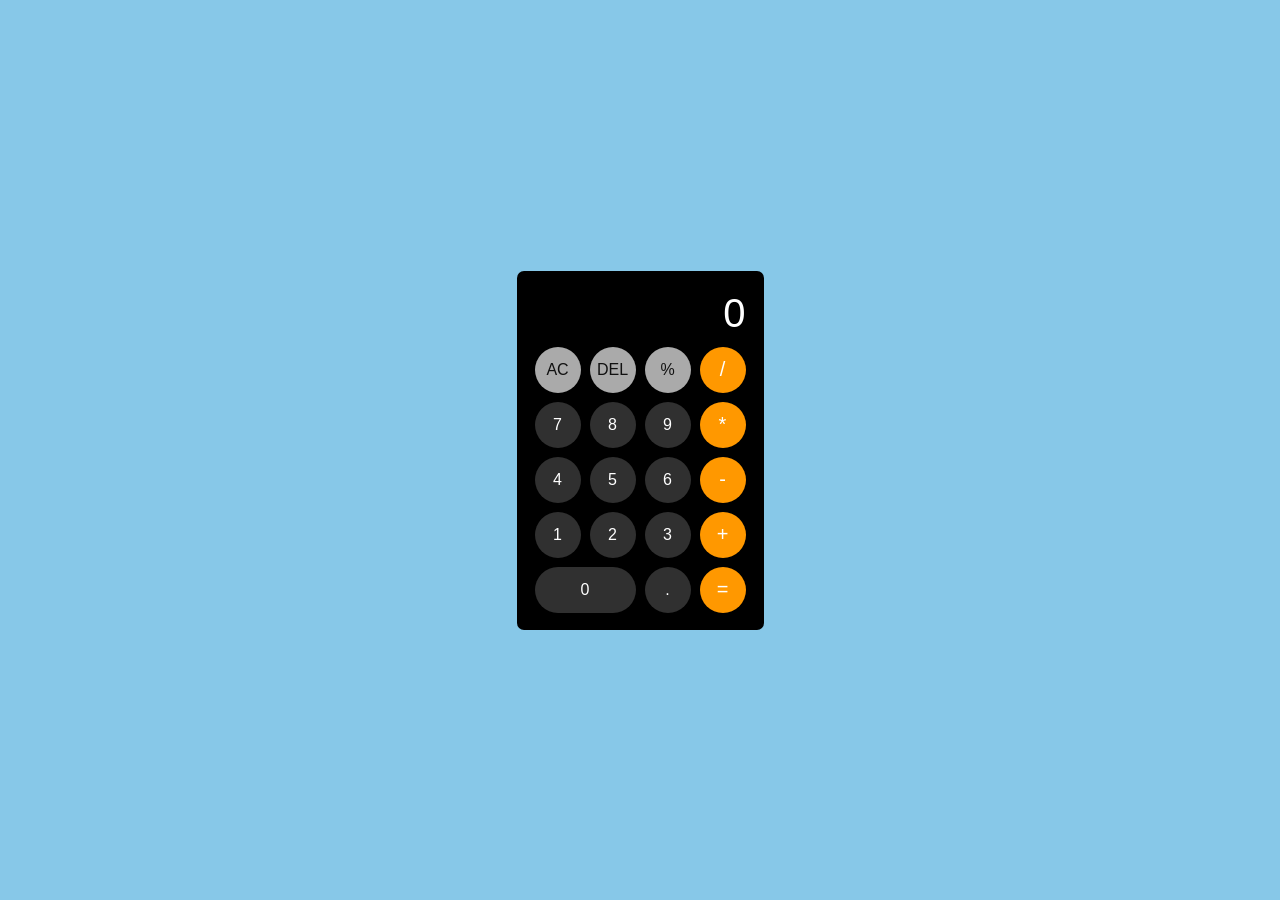
<file: calculator/index.html>
<!DOCTYPE html>
<html lang="en">
<head>
  <meta charset="UTF-8">
  <meta name="viewport" content="width=device-width, initial-scale=1.0">
  <title>My Calculator</title>

  <link rel="stylesheet" href="style.css">
  <script src="script.js" defer></script>
</head>
<body>

  <main class="calculator">
    <input id="display" type="text" value="0" readonly
           aria-label="Calculator display">

    <div class="buttons">
      <button class="utility" data-action="clear">AC</button>
      <button class="utility" data-action="delete">DEL</button>
      <button class="utility" data-action="percent">%</button>
      <button class="operator" data-operator="/">/</button>

      <button data-number="7">7</button>
      <button data-number="8">8</button>
      <button data-number="9">9</button>
      <button class="operator" data-operator="*">*</button>

      <button data-number="4">4</button>
      <button data-number="5">5</button>
      <button data-number="6">6</button>
      <button class="operator" data-operator="-">-</button>

      <button data-number="1">1</button>
      <button data-number="2">2</button>
      <button data-number="3">3</button>
      <button class="operator" data-operator="+">+</button>

      <button class="zero" data-number="0">0</button>
      <button data-action="decimal">.</button>
      <button class="equals" data-action="equals">=</button>
    </div>

    <p id="message" aria-live="polite"></p>
  </main>

</body>
</html>
</file>
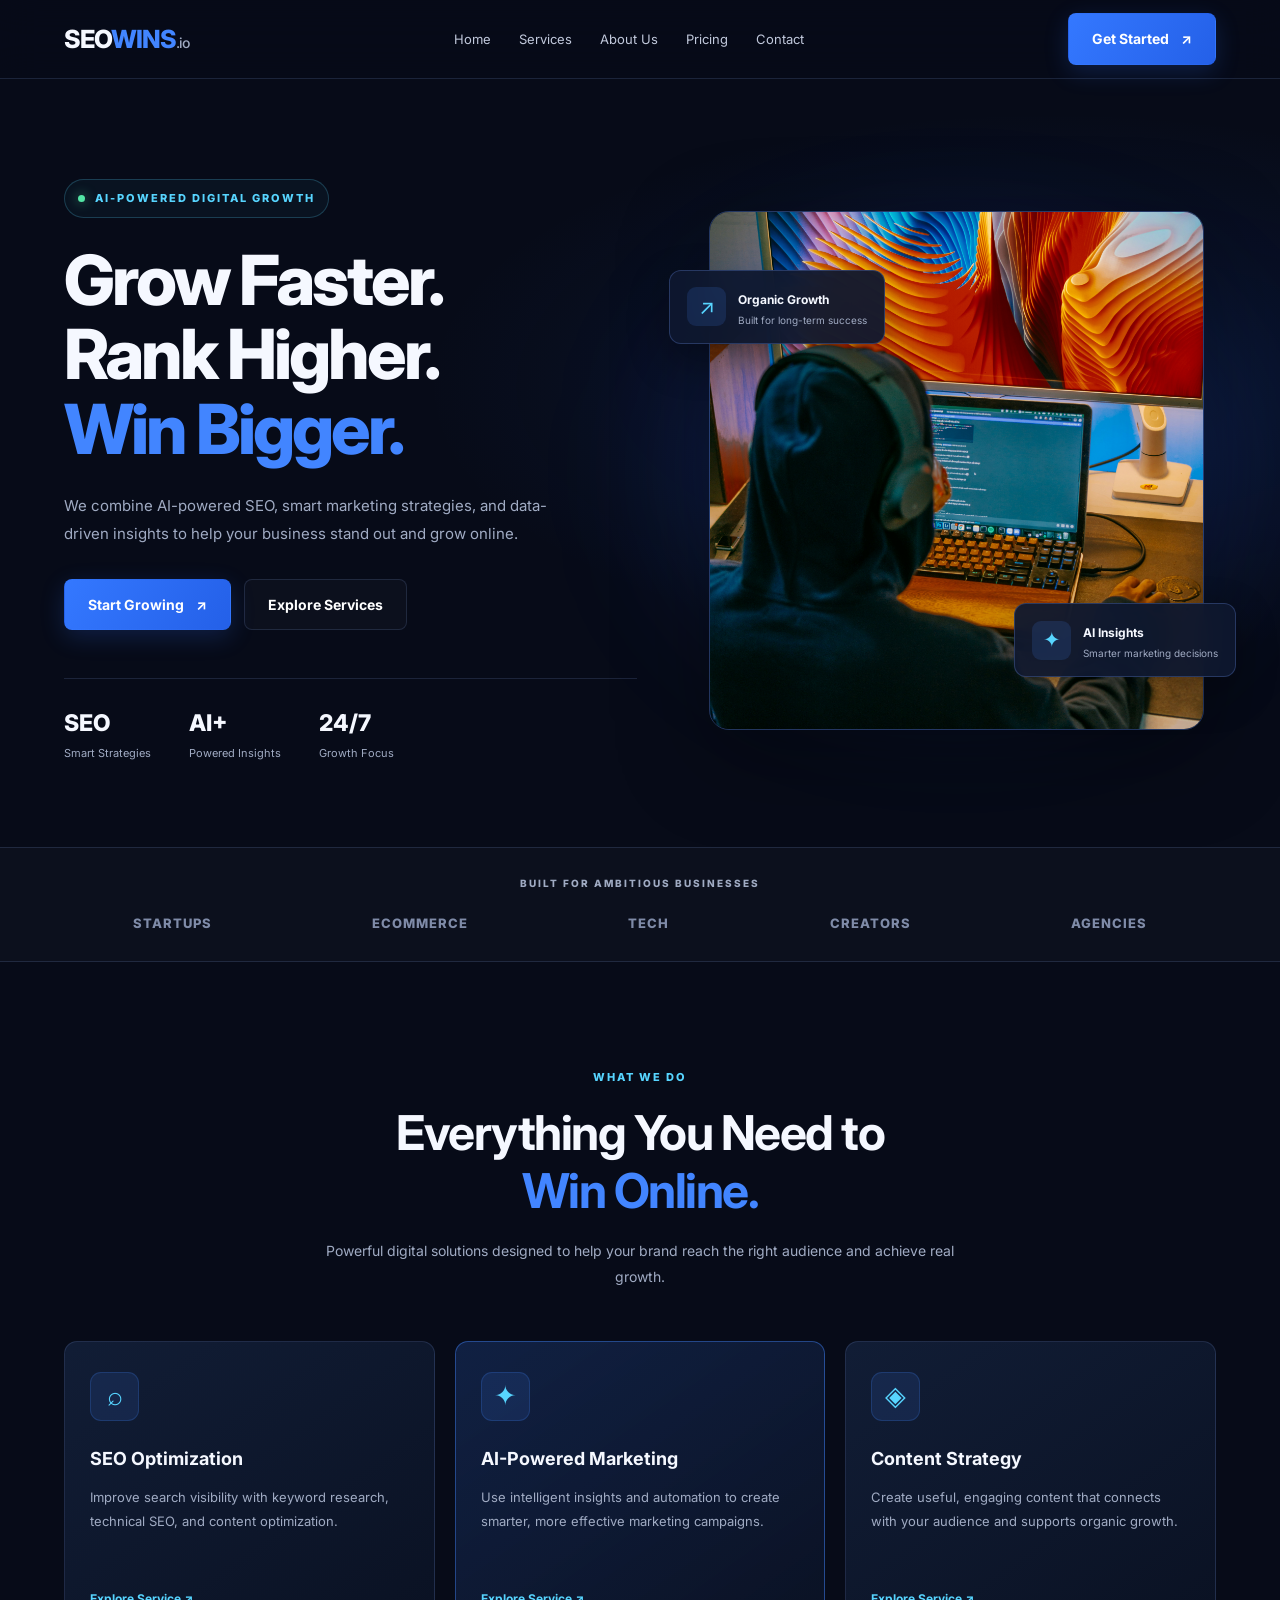
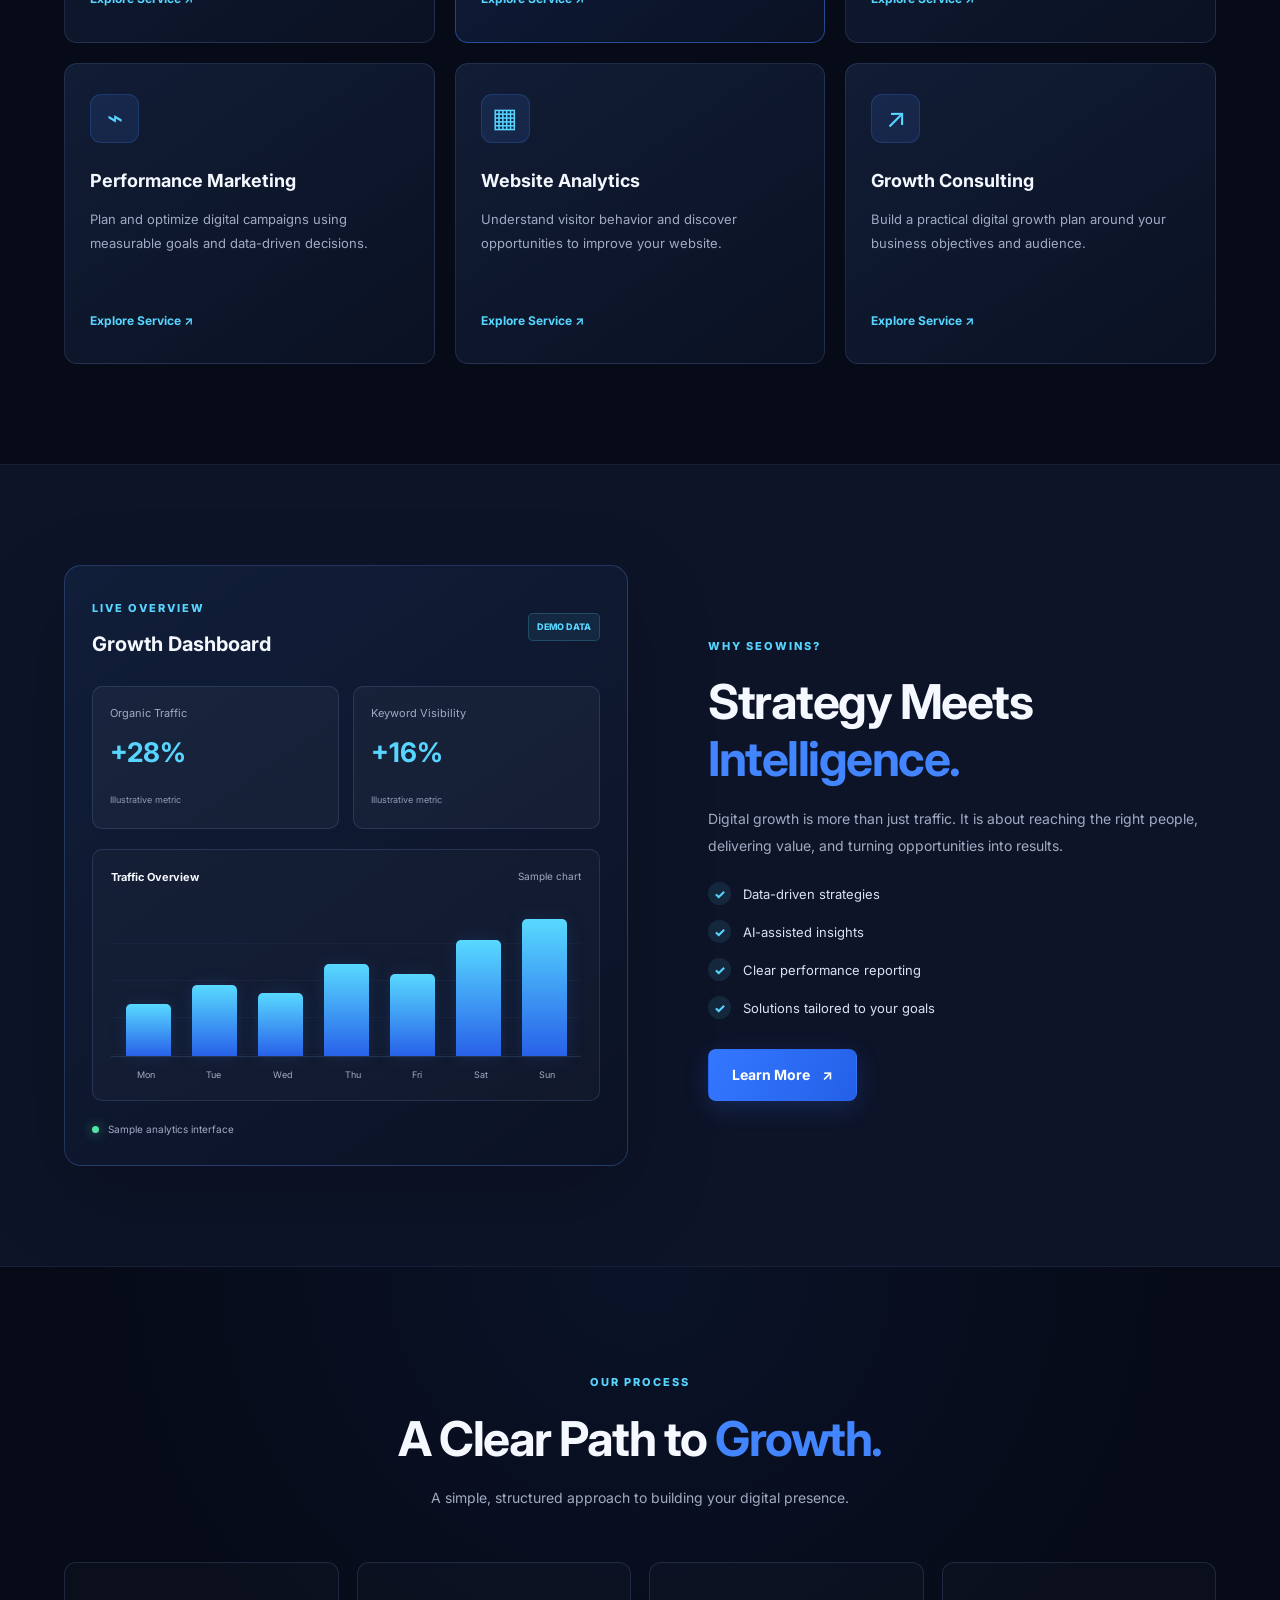
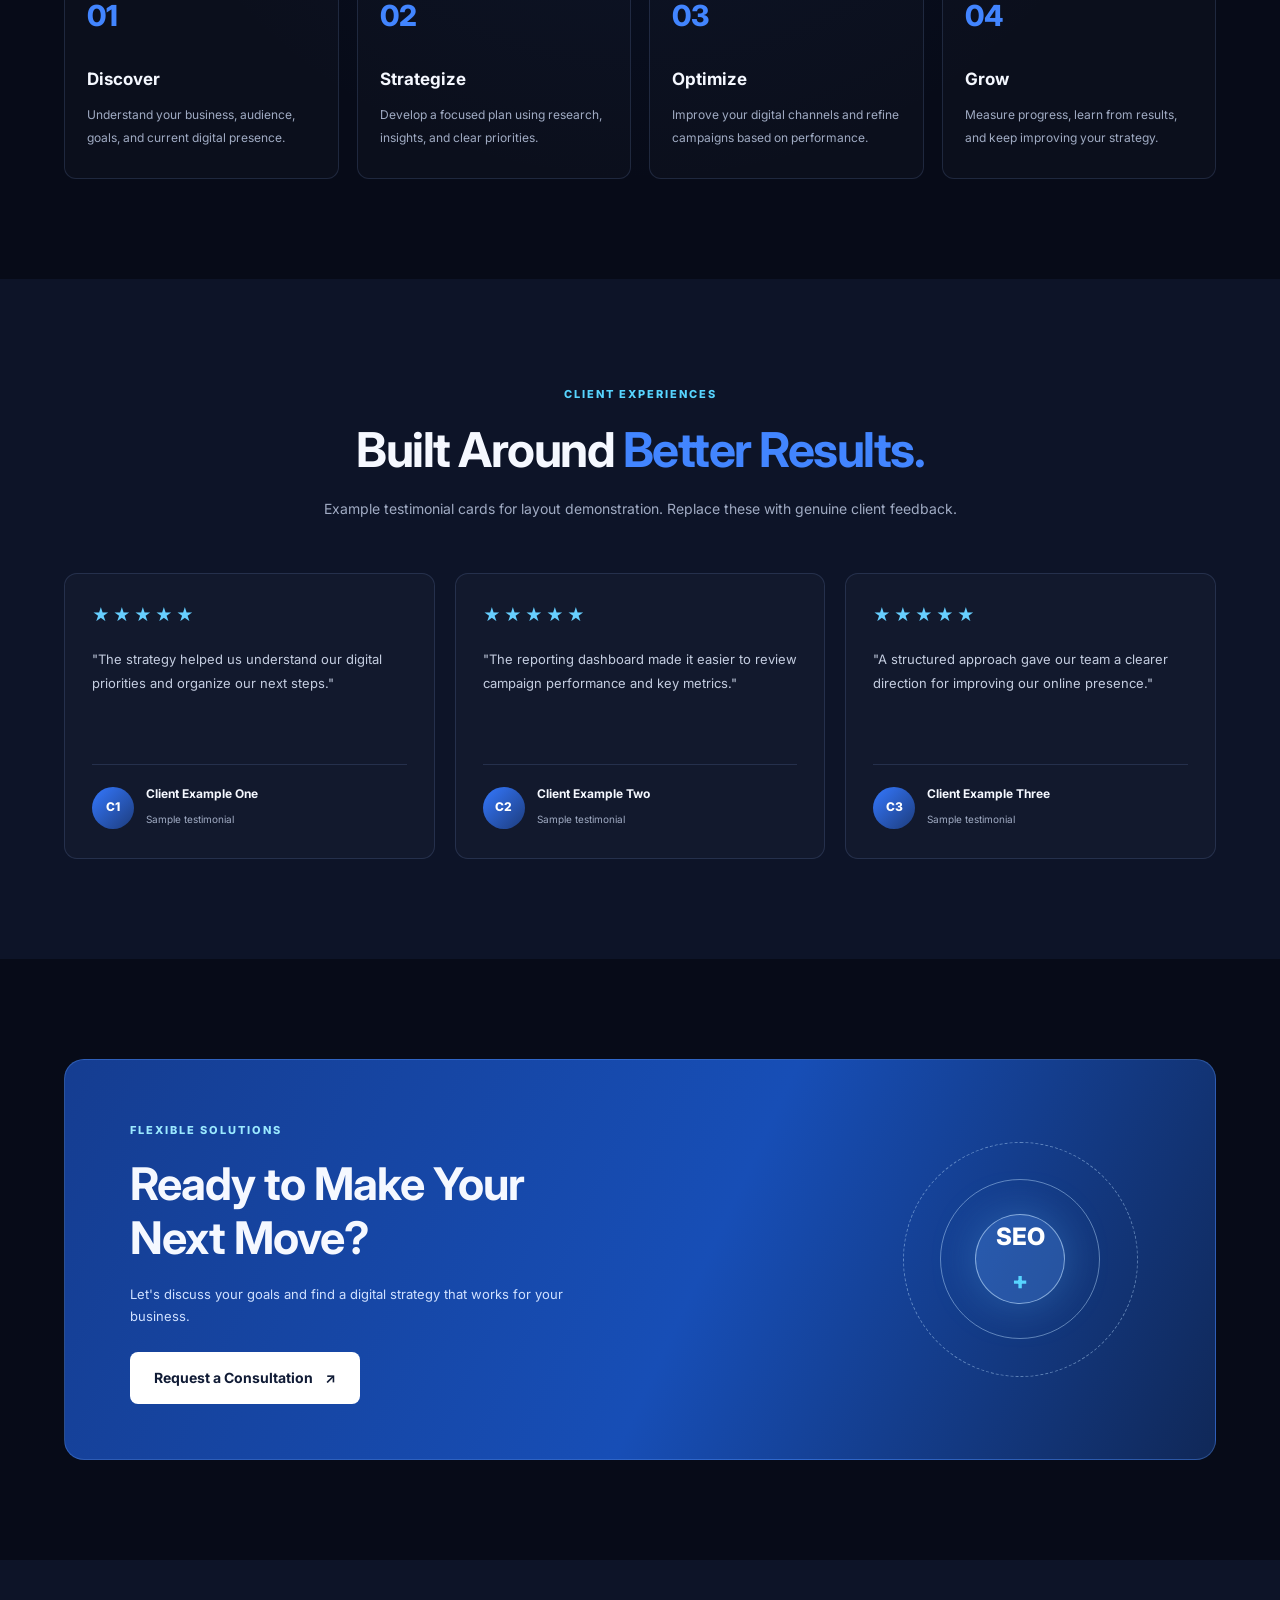
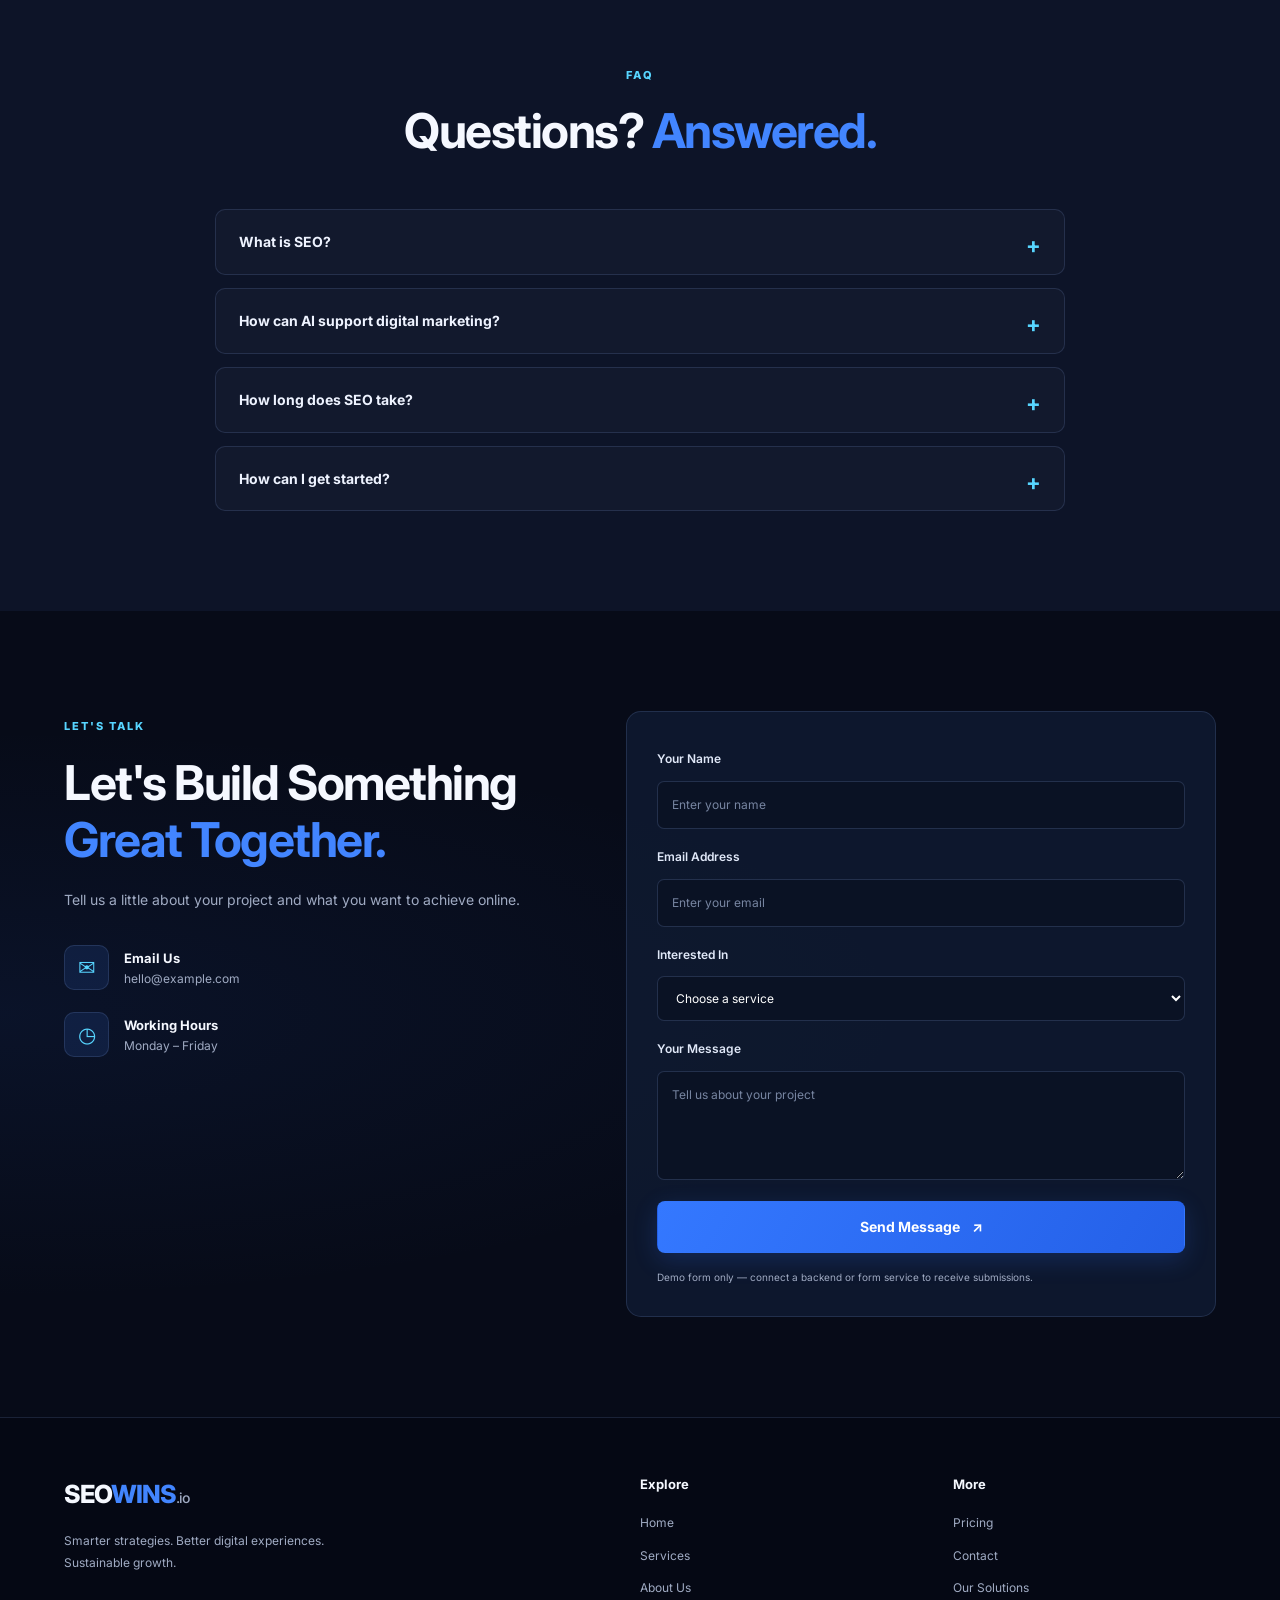
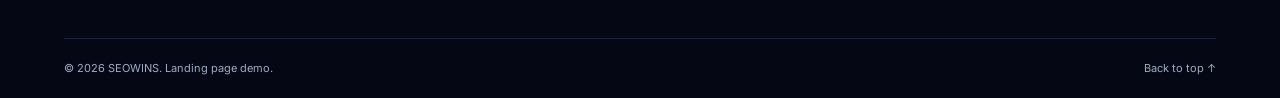
<file: landing page/index.html>
<!DOCTYPE html>
<html lang="en">
<head>
    <meta charset="UTF-8">
    <meta name="viewport" content="width=device-width, initial-scale=1.0">

    <title>SEOWINS - AI Powered Digital Marketing</title>

    <meta name="description"
        content="Grow your business with AI-powered SEO, digital marketing, and growth strategies.">

    <!-- Google Fonts -->
    <link rel="preconnect" href="https://fonts.googleapis.com">
    <link rel="preconnect" href="https://fonts.gstatic.com" crossorigin>
    <link href="https://fonts.googleapis.com/css2?family=Inter:wght@400;500;600;700;800&display=swap"
        rel="stylesheet">

    <!-- CSS File -->
    <link rel="stylesheet" href="style.css">
</head>

<body>

    <!-- NAVBAR -->
    <header class="navbar">
        <div class="container nav-container">

            <a href="#home" class="logo">
                SEO<span>WINS</span><small>.io</small>
            </a>

            <button class="menu-toggle" aria-label="Toggle navigation"
                aria-expanded="false">
                ☰
            </button>

            <nav class="nav-links">
                <a href="#home">Home</a>
                <a href="#services">Services</a>
                <a href="#about">About Us</a>
                <a href="#pricing">Pricing</a>
                <a href="#contact">Contact</a>
            </nav>

            <a href="#contact" class="btn btn-primary nav-cta">
                Get Started <span>↗</span>
            </a>

        </div>
    </header>


    <!-- HERO SECTION -->
    <main>

        <section class="hero" id="home">
            <div class="container hero-container">

                <div class="hero-content">

                    <div class="eyebrow">
                        <span class="status-dot"></span>
                        AI-POWERED DIGITAL GROWTH
                    </div>

                    <h1>
                        Grow Faster.<br>
                        Rank Higher.<br>
                        <span>Win Bigger.</span>
                    </h1>

                    <p class="hero-description">
                        We combine AI-powered SEO, smart marketing strategies,
                        and data-driven insights to help your business stand out
                        and grow online.
                    </p>

                    <div class="hero-buttons">
                        <a href="#contact" class="btn btn-primary">
                            Start Growing <span>↗</span>
                        </a>

                        <a href="#services" class="btn btn-outline">
                            Explore Services
                        </a>
                    </div>

                    <div class="hero-stats">
                        <div>
                            <h3>SEO</h3>
                            <p>Smart Strategies</p>
                        </div>

                        <div>
                            <h3>AI+</h3>
                            <p>Powered Insights</p>
                        </div>

                        <div>
                            <h3>24/7</h3>
                            <p>Growth Focus</p>
                        </div>
                    </div>

                </div>

                <div class="hero-visual">
                    <div class="hero-glow"></div>

                    <img
                        src="hero.jpg"
                        alt="AI-powered digital marketing workspace"
                        class="hero-image">

                    <div class="floating-card card-top">
                        <span class="floating-icon">↗</span>
                        <div>
                            <strong>Organic Growth</strong>
                            <p>Built for long-term success</p>
                        </div>
                    </div>

                    <div class="floating-card card-bottom">
                        <span class="floating-icon">✦</span>
                        <div>
                            <strong>AI Insights</strong>
                            <p>Smarter marketing decisions</p>
                        </div>
                    </div>
                </div>

            </div>
        </section>


        <!-- TRUSTED BRANDS -->
        <section class="brands">
            <div class="container brands-container">
                <p>BUILT FOR AMBITIOUS BUSINESSES</p>

                <div class="brand-list">
                    <span>STARTUPS</span>
                    <span>ECOMMERCE</span>
                    <span>TECH</span>
                    <span>CREATORS</span>
                    <span>AGENCIES</span>
                </div>
            </div>
        </section>


        <!-- SERVICES SECTION -->
        <section class="services section-padding" id="services">
            <div class="container">

                <div class="section-heading">
                    <span class="section-label">WHAT WE DO</span>

                    <h2>
                        Everything You Need to<br>
                        <span>Win Online.</span>
                    </h2>

                    <p>
                        Powerful digital solutions designed to help your
                        brand reach the right audience and achieve real growth.
                    </p>
                </div>

                <div class="services-grid">

                    <article class="service-card">
                        <div class="service-icon">⌕</div>
                        <h3>SEO Optimization</h3>
                        <p>
                            Improve search visibility with keyword research,
                            technical SEO, and content optimization.
                        </p>
                        <a href="#contact">Explore Service ↗</a>
                    </article>

                    <article class="service-card featured-card">
                        <div class="service-icon">✦</div>
                        <h3>AI-Powered Marketing</h3>
                        <p>
                            Use intelligent insights and automation to create
                            smarter, more effective marketing campaigns.
                        </p>
                        <a href="#contact">Explore Service ↗</a>
                    </article>

                    <article class="service-card">
                        <div class="service-icon">◈</div>
                        <h3>Content Strategy</h3>
                        <p>
                            Create useful, engaging content that connects with
                            your audience and supports organic growth.
                        </p>
                        <a href="#contact">Explore Service ↗</a>
                    </article>

                    <article class="service-card">
                        <div class="service-icon">⌁</div>
                        <h3>Performance Marketing</h3>
                        <p>
                            Plan and optimize digital campaigns using
                            measurable goals and data-driven decisions.
                        </p>
                        <a href="#contact">Explore Service ↗</a>
                    </article>

                    <article class="service-card">
                        <div class="service-icon">▦</div>
                        <h3>Website Analytics</h3>
                        <p>
                            Understand visitor behavior and discover
                            opportunities to improve your website.
                        </p>
                        <a href="#contact">Explore Service ↗</a>
                    </article>

                    <article class="service-card">
                        <div class="service-icon">↗</div>
                        <h3>Growth Consulting</h3>
                        <p>
                            Build a practical digital growth plan around
                            your business objectives and audience.
                        </p>
                        <a href="#contact">Explore Service ↗</a>
                    </article>

                </div>
            </div>
        </section>


        <!-- ABOUT / DASHBOARD SECTION -->
        <section class="about section-padding" id="about">
            <div class="container about-container">

                <div class="dashboard">
                    <div class="dashboard-header">
                        <div>
                            <span class="section-label">LIVE OVERVIEW</span>
                            <h3>Growth Dashboard</h3>
                        </div>
                        <span class="dashboard-badge">DEMO DATA</span>
                    </div>

                    <div class="dashboard-metrics">
                        <div class="metric-box">
                            <p>Organic Traffic</p>
                            <h3>+28%</h3>
                            <span>Illustrative metric</span>
                        </div>

                        <div class="metric-box">
                            <p>Keyword Visibility</p>
                            <h3>+16%</h3>
                            <span>Illustrative metric</span>
                        </div>
                    </div>

                    <div class="chart-box">
                        <div class="chart-title">
                            <span>Traffic Overview</span>
                            <span>Sample chart</span>
                        </div>

                        <div class="chart">
                            <div class="chart-bar" style="height: 35%"></div>
                            <div class="chart-bar" style="height: 48%"></div>
                            <div class="chart-bar" style="height: 42%"></div>
                            <div class="chart-bar" style="height: 62%"></div>
                            <div class="chart-bar" style="height: 55%"></div>
                            <div class="chart-bar" style="height: 78%"></div>
                            <div class="chart-bar" style="height: 92%"></div>
                        </div>

                        <div class="chart-labels">
                            <span>Mon</span>
                            <span>Tue</span>
                            <span>Wed</span>
                            <span>Thu</span>
                            <span>Fri</span>
                            <span>Sat</span>
                            <span>Sun</span>
                        </div>
                    </div>

                    <div class="dashboard-footer">
                        <span class="status-dot"></span>
                        Sample analytics interface
                    </div>
                </div>

                <div class="about-content">
                    <span class="section-label">WHY SEOWINS?</span>

                    <h2>
                        Strategy Meets<br>
                        <span>Intelligence.</span>
                    </h2>

                    <p>
                        Digital growth is more than just traffic.
                        It is about reaching the right people, delivering
                        value, and turning opportunities into results.
                    </p>

                    <ul class="benefit-list">
                        <li>
                            <span>✓</span>
                            Data-driven strategies
                        </li>
                        <li>
                            <span>✓</span>
                            AI-assisted insights
                        </li>
                        <li>
                            <span>✓</span>
                            Clear performance reporting
                        </li>
                        <li>
                            <span>✓</span>
                            Solutions tailored to your goals
                        </li>
                    </ul>

                    <a href="#contact" class="btn btn-primary">
                        Learn More <span>↗</span>
                    </a>
                </div>

            </div>
        </section>


        <!-- PROCESS SECTION -->
        <section class="process section-padding">
            <div class="container">

                <div class="section-heading">
                    <span class="section-label">OUR PROCESS</span>
                    <h2>A Clear Path to <span>Growth.</span></h2>
                    <p>
                        A simple, structured approach to building
                        your digital presence.
                    </p>
                </div>

                <div class="process-grid">

                    <article class="process-card">
                        <span class="process-number">01</span>
                        <h3>Discover</h3>
                        <p>
                            Understand your business, audience, goals,
                            and current digital presence.
                        </p>
                    </article>

                    <article class="process-card">
                        <span class="process-number">02</span>
                        <h3>Strategize</h3>
                        <p>
                            Develop a focused plan using research,
                            insights, and clear priorities.
                        </p>
                    </article>

                    <article class="process-card">
                        <span class="process-number">03</span>
                        <h3>Optimize</h3>
                        <p>
                            Improve your digital channels and refine
                            campaigns based on performance.
                        </p>
                    </article>

                    <article class="process-card">
                        <span class="process-number">04</span>
                        <h3>Grow</h3>
                        <p>
                            Measure progress, learn from results,
                            and keep improving your strategy.
                        </p>
                    </article>

                </div>
            </div>
        </section>


        <!-- TESTIMONIALS -->
        <section class="testimonials section-padding">
            <div class="container">

                <div class="section-heading">
                    <span class="section-label">CLIENT EXPERIENCES</span>
                    <h2>Built Around <span>Better Results.</span></h2>
                    <p>
                        Example testimonial cards for layout demonstration.
                        Replace these with genuine client feedback.
                    </p>
                </div>

                <div class="testimonial-grid">

                    <article class="testimonial-card">
                        <div class="stars">★★★★★</div>
                        <p>
                            "The strategy helped us understand our
                            digital priorities and organize our next steps."
                        </p>
                        <div class="client-info">
                            <div class="client-avatar">C1</div>
                            <div>
                                <h4>Client Example One</h4>
                                <span>Sample testimonial</span>
                            </div>
                        </div>
                    </article>

                    <article class="testimonial-card">
                        <div class="stars">★★★★★</div>
                        <p>
                            "The reporting dashboard made it easier to
                            review campaign performance and key metrics."
                        </p>
                        <div class="client-info">
                            <div class="client-avatar">C2</div>
                            <div>
                                <h4>Client Example Two</h4>
                                <span>Sample testimonial</span>
                            </div>
                        </div>
                    </article>

                    <article class="testimonial-card">
                        <div class="stars">★★★★★</div>
                        <p>
                            "A structured approach gave our team a clearer
                            direction for improving our online presence."
                        </p>
                        <div class="client-info">
                            <div class="client-avatar">C3</div>
                            <div>
                                <h4>Client Example Three</h4>
                                <span>Sample testimonial</span>
                            </div>
                        </div>
                    </article>

                </div>
            </div>
        </section>


        <!-- PRICING SECTION -->
        <section class="pricing section-padding" id="pricing">
            <div class="container">
                <div class="pricing-banner">

                    <div class="pricing-content">
                        <span class="section-label">FLEXIBLE SOLUTIONS</span>

                        <h2>
                            Ready to Make Your<br>
                            Next Move?
                        </h2>

                        <p>
                            Let's discuss your goals and find a digital
                            strategy that works for your business.
                        </p>

                        <a href="#contact" class="btn btn-light">
                            Request a Consultation <span>↗</span>
                        </a>
                    </div>

                    <div class="pricing-decoration">
                        <div class="orbit orbit-one"></div>
                        <div class="orbit orbit-two"></div>
                        <div class="orbit-center">SEO<span>+</span></div>
                    </div>

                </div>
            </div>
        </section>


        <!-- FAQ SECTION -->
        <section class="faq section-padding">
            <div class="container faq-container">

                <div class="section-heading">
                    <span class="section-label">FAQ</span>
                    <h2>Questions? <span>Answered.</span></h2>
                </div>

                <div class="faq-list">

                    <details class="faq-item">
                        <summary>What is SEO?</summary>
                        <p>
                            SEO means Search Engine Optimization. It helps
                            improve a website's visibility in organic
                            search results.
                        </p>
                    </details>

                    <details class="faq-item">
                        <summary>How can AI support digital marketing?</summary>
                        <p>
                            AI tools can assist with research, content
                            planning, data analysis, and repetitive tasks.
                            Results depend on how the tools are used.
                        </p>
                    </details>

                    <details class="faq-item">
                        <summary>How long does SEO take?</summary>
                        <p>
                            SEO takes time. The timeline depends on your
                            website, competition, content, and technical
                            condition. No specific ranking is guaranteed.
                        </p>
                    </details>

                    <details class="faq-item">
                        <summary>How can I get started?</summary>
                        <p>
                            Use the contact section below to describe
                            your goals and discuss possible next steps.
                        </p>
                    </details>

                </div>
            </div>
        </section>


        <!-- CONTACT SECTION -->
        <section class="contact section-padding" id="contact">
            <div class="container contact-container">

                <div class="contact-content">
                    <span class="section-label">LET'S TALK</span>

                    <h2>
                        Let's Build Something<br>
                        <span>Great Together.</span>
                    </h2>

                    <p>
                        Tell us a little about your project and what
                        you want to achieve online.
                    </p>

                    <div class="contact-detail">
                        <span class="contact-icon">✉</span>
                        <div>
                            <h4>Email Us</h4>
                            <p>hello@example.com</p>
                        </div>
                    </div>

                    <div class="contact-detail">
                        <span class="contact-icon">◷</span>
                        <div>
                            <h4>Working Hours</h4>
                            <p>Monday – Friday</p>
                        </div>
                    </div>
                </div>

                <form class="contact-form" id="contact-form">

                    <label for="name">Your Name</label>
                    <input
                        type="text"
                        id="name"
                        name="name"
                        placeholder="Enter your name"
                        required>

                    <label for="email">Email Address</label>
                    <input
                        type="email"
                        id="email"
                        name="email"
                        placeholder="Enter your email"
                        required>

                    <label for="service">Interested In</label>
                    <select id="service" name="service" required>
                        <option value="">Choose a service</option>
                        <option value="SEO Optimization">SEO Optimization</option>
                        <option value="AI Marketing">AI Marketing</option>
                        <option value="Content Strategy">Content Strategy</option>
                        <option value="Growth Consulting">Growth Consulting</option>
                    </select>

                    <label for="message">Your Message</label>
                    <textarea
                        id="message"
                        name="message"
                        rows="4"
                        placeholder="Tell us about your project"
                        required></textarea>

                    <button type="submit" class="btn btn-primary">
                        Send Message <span>↗</span>
                    </button>

                    <p class="form-note">
                        Demo form only — connect a backend or form service
                        to receive submissions.
                    </p>

                </form>

            </div>
        </section>

    </main>


    <!-- FOOTER -->
    <footer class="footer">
        <div class="container">

            <div class="footer-top">
                <div class="footer-brand">
                    <a href="#home" class="logo">
                        SEO<span>WINS</span><small>.io</small>
                    </a>

                    <p>
                        Smarter strategies. Better digital experiences.
                        Sustainable growth.
                    </p>
                </div>

                <div class="footer-links">
                    <h4>Explore</h4>
                    <a href="#home">Home</a>
                    <a href="#services">Services</a>
                    <a href="#about">About Us</a>
                </div>

                <div class="footer-links">
                    <h4>More</h4>
                    <a href="#pricing">Pricing</a>
                    <a href="#contact">Contact</a>
                    <a href="#services">Our Solutions</a>
                </div>
            </div>

            <div class="footer-bottom">
                <p>© 2026 SEOWINS. Landing page demo.</p>
                <a href="#home">Back to top ↑</a>
            </div>

        </div>
    </footer>


    <!-- JavaScript File -->
    <script src="script.js"></script>

</body>
</html>
</file>
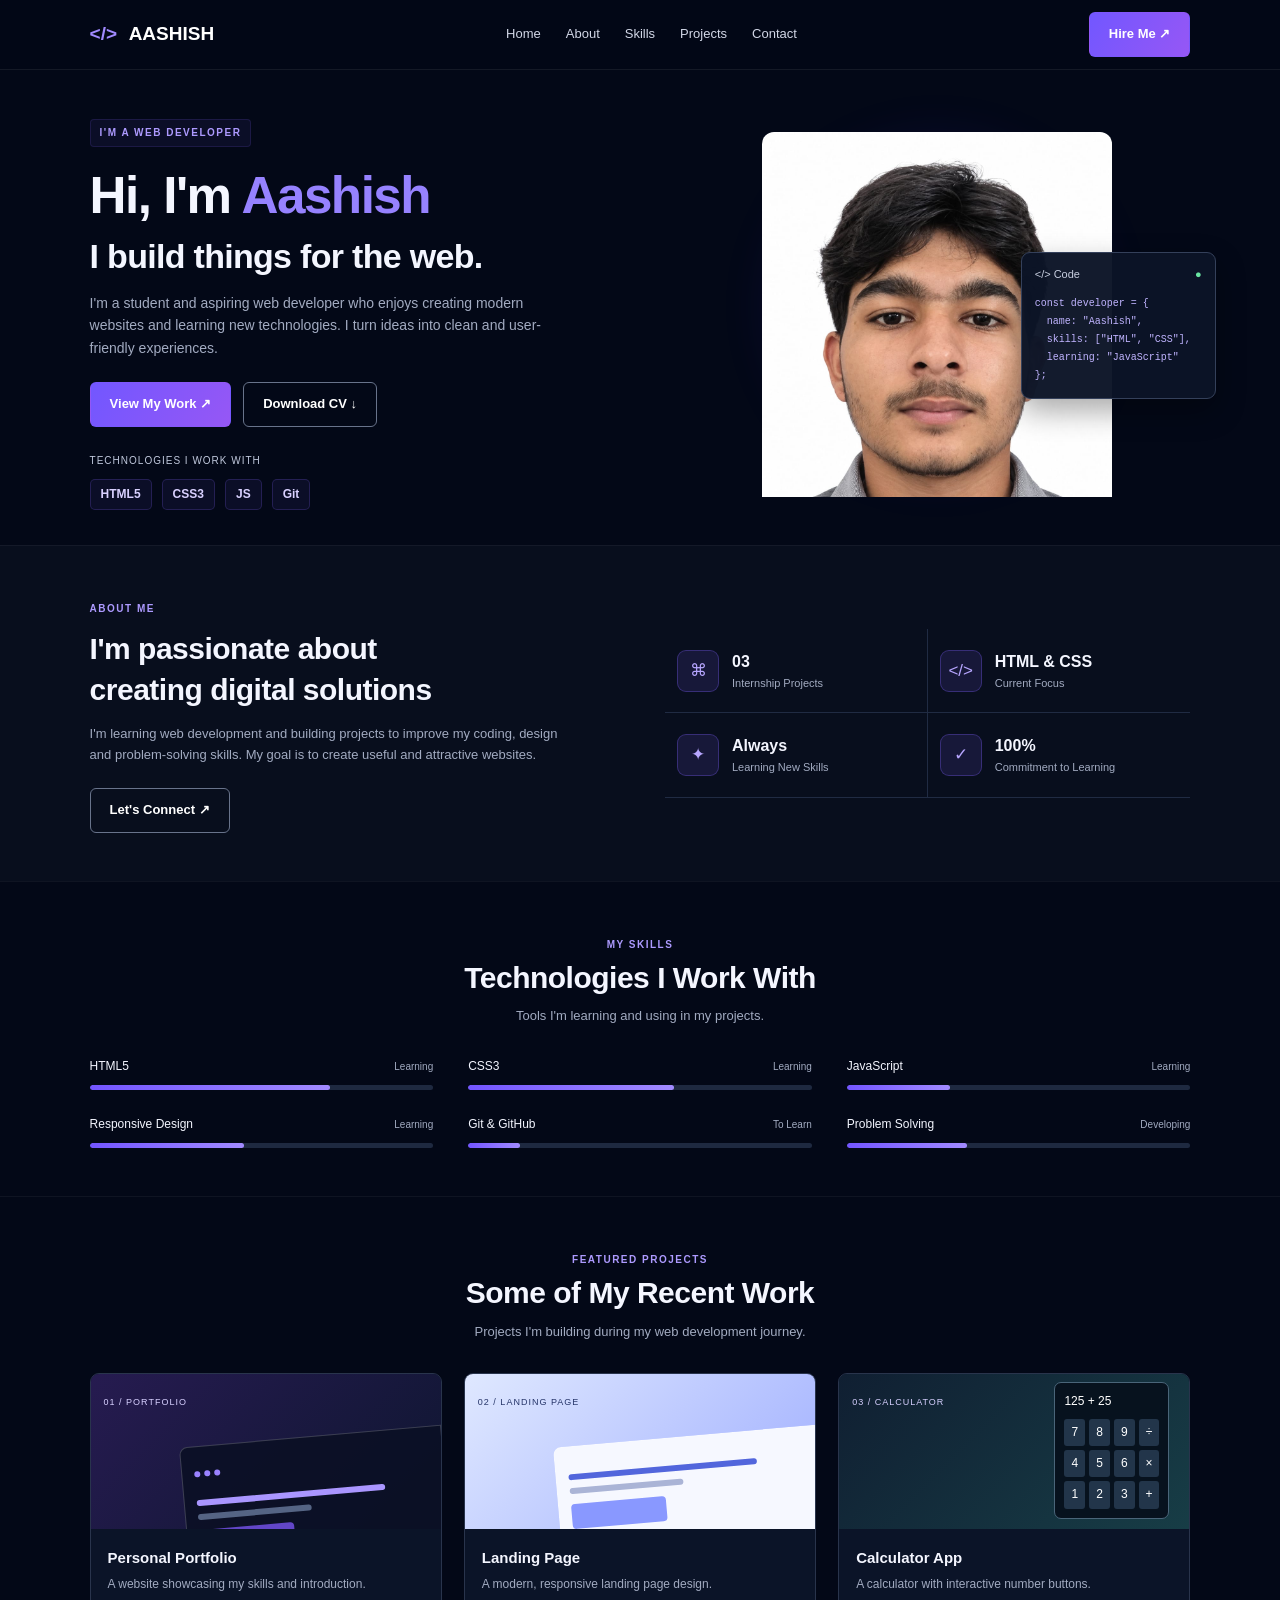
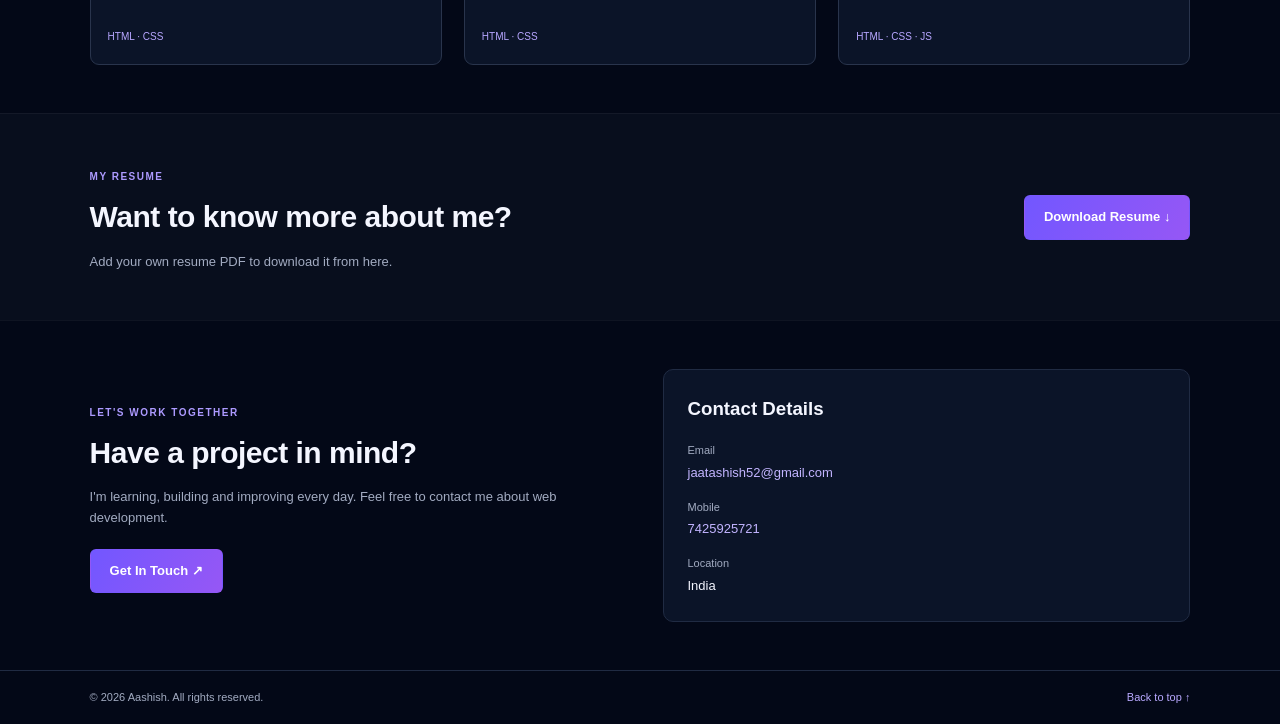
<file: portfolio/index.html>
<!DOCTYPE html>
<html lang="en">
<head>
    <meta charset="UTF-8">
    <meta name="viewport" content="width=device-width, initial-scale=1.0">

    <title>Aashish | Web Developer Portfolio</title>
    <meta name="description" content="Aashish's personal web development portfolio.">

    <link rel="stylesheet" href="style.css">
    <script src="script.js" defer></script>
</head>
<body>

    <!-- NAVBAR -->
    <header class="navbar">
        <a href="#home" class="logo">
            <span>&lt;/&gt;</span> AASHISH
        </a>

        <button class="menu-toggle" id="menuToggle"
                aria-label="Toggle navigation" aria-expanded="false">
            ☰
        </button>

        <nav class="nav-links" id="navLinks">
            <a href="#home">Home</a>
            <a href="#about">About</a>
            <a href="#skills">Skills</a>
            <a href="#projects">Projects</a>
            <a href="#contact">Contact</a>
        </nav>

        <a class="button nav-button" href="#contact">Hire Me ↗</a>
    </header>

    <main>
        <!-- HERO SECTION -->
        <section class="hero" id="home">
            <div class="hero-content">
                <span class="eyebrow">I'M A WEB DEVELOPER</span>

                <h1>Hi, I'm <span>Aashish</span></h1>
                <h2>I build things for the web.</h2>

                <p>
                    I'm a student and aspiring web developer who enjoys
                    creating modern websites and learning new technologies.
                    I turn ideas into clean and user-friendly experiences.
                </p>

                <div class="hero-buttons">
                    <a href="#projects" class="button">View My Work ↗</a>
                    <a href="#resume" class="button button-outline">
                        Download CV ↓
                    </a>
                </div>

                <div class="tech-strip">
                    <p>TECHNOLOGIES I WORK WITH</p>
                    <div class="tech-tags">
                        <span>HTML5</span>
                        <span>CSS3</span>
                        <span>JS</span>
                        <span>Git</span>
                    </div>
                </div>
            </div>

            <div class="hero-visual">
                <div class="photo-glow"></div>

                <!-- Put your photo in this folder as profile.jpg -->
                <img
                    class="profile-photo"
                    src="profile.jpeg"
                    alt="Aashish, web developer"
                >

                <div class="code-card">
                    <div class="code-card-top">
                        <span>&lt;/&gt; Code</span>
                        <span class="status-dot">●</span>
                    </div>
                    <pre><code>const developer = {
  name: "Aashish",
  skills: ["HTML", "CSS"],
  learning: "JavaScript"
};</code></pre>
                </div>
            </div>
        </section>

        <!-- ABOUT SECTION -->
        <section class="about section" id="about">
            <div class="about-text">
                <span class="eyebrow">ABOUT ME</span>
                <h2>I'm passionate about<br>creating digital solutions</h2>

                <p>
                    I'm learning web development and building projects
                    to improve my coding, design and problem-solving skills.
                    My goal is to create useful and attractive websites.
                </p>

                <a href="#contact" class="button button-outline">
                    Let's Connect ↗
                </a>
            </div>

            <div class="stats-grid">
                <div class="stat">
                    <span class="stat-icon">⌘</span>
                    <div>
                        <h3>03</h3>
                        <p>Internship Projects</p>
                    </div>
                </div>

                <div class="stat">
                    <span class="stat-icon">&lt;/&gt;</span>
                    <div>
                        <h3>HTML & CSS</h3>
                        <p>Current Focus</p>
                    </div>
                </div>

                <div class="stat">
                    <span class="stat-icon">✦</span>
                    <div>
                        <h3>Always</h3>
                        <p>Learning New Skills</p>
                    </div>
                </div>

                <div class="stat">
                    <span class="stat-icon">✓</span>
                    <div>
                        <h3>100%</h3>
                        <p>Commitment to Learning</p>
                    </div>
                </div>
            </div>
        </section>

        <!-- SKILLS SECTION -->
        <section class="section skills-section" id="skills">
            <div class="section-heading">
                <span class="eyebrow">MY SKILLS</span>
                <h2>Technologies I Work With</h2>
                <p>Tools I'm learning and using in my projects.</p>
            </div>

            <div class="skills-grid">
                <div class="skill">
                    <div class="skill-info">
                        <span>HTML5</span><span>Learning</span>
                    </div>
                    <div class="skill-track">
                        <div class="skill-fill" style="--level: 70%"></div>
                    </div>
                </div>

                <div class="skill">
                    <div class="skill-info">
                        <span>CSS3</span><span>Learning</span>
                    </div>
                    <div class="skill-track">
                        <div class="skill-fill" style="--level: 60%"></div>
                    </div>
                </div>

                <div class="skill">
                    <div class="skill-info">
                        <span>JavaScript</span><span>Learning</span>
                    </div>
                    <div class="skill-track">
                        <div class="skill-fill" style="--level: 30%"></div>
                    </div>
                </div>

                <div class="skill">
                    <div class="skill-info">
                        <span>Responsive Design</span><span>Learning</span>
                    </div>
                    <div class="skill-track">
                        <div class="skill-fill" style="--level: 45%"></div>
                    </div>
                </div>

                <div class="skill">
                    <div class="skill-info">
                        <span>Git & GitHub</span><span>To Learn</span>
                    </div>
                    <div class="skill-track">
                        <div class="skill-fill" style="--level: 15%"></div>
                    </div>
                </div>

                <div class="skill">
                    <div class="skill-info">
                        <span>Problem Solving</span><span>Developing</span>
                    </div>
                    <div class="skill-track">
                        <div class="skill-fill" style="--level: 35%"></div>
                    </div>
                </div>
            </div>
        </section>

        <!-- PROJECTS SECTION -->
        <section class="section projects-section" id="projects">
            <div class="section-heading">
                <span class="eyebrow">FEATURED PROJECTS</span>
                <h2>Some of My Recent Work</h2>
                <p>Projects I'm building during my web development journey.</p>
            </div>

            <div class="project-grid">
                <article class="project-card">
                    <div class="project-preview preview-one">
                        <span>01 / PORTFOLIO</span>
                        <div class="preview-window">
                            <span></span><span></span><span></span>
                            <div class="preview-line"></div>
                            <div class="preview-line short"></div>
                            <div class="preview-block"></div>
                        </div>
                    </div>
                    <div class="project-details">
                        <h3>Personal Portfolio</h3>
                        <p>A website showcasing my skills and introduction.</p>
                        <span class="project-tech">HTML · CSS</span>
                    </div>
                </article>

                <article class="project-card">
                    <div class="project-preview preview-two">
                        <span>02 / LANDING PAGE</span>
                        <div class="preview-window landing-preview">
                            <div class="preview-line"></div>
                            <div class="preview-line short"></div>
                            <div class="preview-block"></div>
                        </div>
                    </div>
                    <div class="project-details">
                        <h3>Landing Page</h3>
                        <p>A modern, responsive landing page design.</p>
                        <span class="project-tech">HTML · CSS</span>
                    </div>
                </article>

                <article class="project-card">
                    <div class="project-preview preview-three">
                        <span>03 / CALCULATOR</span>
                        <div class="mini-calculator">
                            <div>125 + 25</div>
                            <div class="mini-keys">
                                <i>7</i><i>8</i><i>9</i><i>÷</i>
                                <i>4</i><i>5</i><i>6</i><i>×</i>
                                <i>1</i><i>2</i><i>3</i><i>+</i>
                            </div>
                        </div>
                    </div>
                    <div class="project-details">
                        <h3>Calculator App</h3>
                        <p>A calculator with interactive number buttons.</p>
                        <span class="project-tech">HTML · CSS · JS</span>
                    </div>
                </article>
            </div>
        </section>

        <!-- RESUME SECTION -->
        <section class="section resume-section" id="resume">
            <div>
                <span class="eyebrow">MY RESUME</span>
                <h2>Want to know more about me?</h2>
                <p>Add your own resume PDF to download it from here.</p>
            </div>

            <a class="button" href="resume.pdf" download>
                Download Resume ↓
            </a>
        </section>

        <!-- CONTACT SECTION -->
        <section class="section contact-section" id="contact">
            <div class="contact-copy">
                <span class="eyebrow">LET'S WORK TOGETHER</span>
                <h2>Have a project in mind?</h2>
                <p>
                    I'm learning, building and improving every day.
                    Feel free to contact me about web development.
                </p>
                <a class="button"
                   href="mailto:jaatashish52@gmail.com">
                    Get In Touch ↗
                </a>
            </div>

            <div class="contact-card">
                <h3>Contact Details</h3>
                <p>
                    <span>Email</span>
                    <a href="mailto:jaatashish52@gmail.com">
                        jaatashish52@gmail.com
                    </a>
                </p>
                <p>
                    <span>Mobile</span>
                    <a href="tel:7425925721">7425925721</a>
                </p>
                <p>
                    <span>Location</span>
                    <span>India</span>
                </p>
            </div>
        </section>
    </main>

    <!-- FOOTER -->
    <footer class="footer">
        <p>© 2026 Aashish. All rights reserved.</p>
        <a href="#home">Back to top ↑</a>
    </footer>

</body>
</html>
</file>
<file: calculator/style.css>
/* Reset */
* {
  margin: 0;
  padding: 0;
  box-sizing: border-box;
}

/* Page Background */
body {
  min-height: 100vh;
  display: flex;
  justify-content: center;
  align-items: center;
  background: #87c8e8;
  font-family: Arial, sans-serif;
}

/* Calculator Box */
.calculator {
  width: 247px;
  padding: 17px 18px;
  background: #000000;
  border-radius: 7px;
}

/* Display Screen */
#display {
  width: 100%;
  height: 52px;
  margin-bottom: 7px;
  padding: 0 0 0 5px;
  border: none;
  outline: none;
  background: #000000;
  color: #ffffff;
  font-size: 40px;
  text-align: right;
}

/* Button Layout */
.buttons {
  display: grid;
  grid-template-columns: repeat(4, minmax(0, 1fr));
  gap: 9px;
}

/* All Buttons */
button {
  width: 100%;
  aspect-ratio: 1;
  border: none;
  border-radius: 50%;
  background: #303030;
  color: #ffffff;
  font-size: 16px;
  cursor: pointer;
  transition: background 0.15s, transform 0.1s;
  touch-action: manipulation;
}

/* Hover Effect */
button:hover {
  filter: brightness(1.2);
}

/* Click Effect */
button:active {
  transform: scale(0.94);
}

/* AC and DEL Buttons */
.utility {
  background: #aaaaaa;
  color: #111111;
}

/* Operator Buttons */
.operator,
.equals {
  background: #ff9800;
  color: #ffffff;
  font-size: 20px;
}

/* Zero Button */
.zero {
  grid-column: span 2;
  aspect-ratio: auto;
  border-radius: 35px;
}

/* Error Message */
#message {
  min-height: 0;
  margin-top: 0;
  color: #ff7777;
  font-size: 12px;
  text-align: center;
}

/* Small Screens */
@media (max-width: 280px) {
  .calculator {
    width: 95vw;
    padding: 12px;
  }

  .buttons {
    gap: 6px;
  }
}
</file>
<file: landing page/style.css>
/* ========================================
   SEOWINS - DIGITAL MARKETING LANDING PAGE
   ======================================== */

/* 1. GLOBAL STYLES */
:root {
    --bg: #070b18;
    --bg-light: #0d1428;
    --card: #101a31;
    --blue: #4285ff;
    --cyan: #57d5ff;
    --white: #f5f8ff;
    --muted: #a0abc3;
    --border: rgba(150, 180, 255, 0.15);
}

* {
    margin: 0;
    padding: 0;
    box-sizing: border-box;
}

html {
    scroll-behavior: smooth;
    scroll-padding-top: 90px;
}

body {
    font-family: "Inter", sans-serif;
    background: var(--bg);
    color: var(--white);
    line-height: 1.7;
    overflow-x: hidden;
}

a {
    color: inherit;
    text-decoration: none;
}

button,
input,
select,
textarea {
    font: inherit;
}

button,
a {
    -webkit-tap-highlight-color: transparent;
}

img {
    display: block;
    max-width: 100%;
}

.container {
    width: min(1160px, 90%);
    margin: 0 auto;
}

.section-padding {
    padding: 100px 0;
}

section {
    position: relative;
}

section[id] {
    scroll-margin-top: 85px;
}

::selection {
    background: var(--blue);
    color: white;
}


/* 2. BUTTONS */
.btn {
    display: inline-flex;
    align-items: center;
    justify-content: center;
    gap: 12px;
    padding: 13px 23px;
    border: 1px solid transparent;
    border-radius: 8px;
    font-size: 14px;
    font-weight: 700;
    cursor: pointer;
    transition: 0.3s ease;
}

.btn-primary {
    color: white;
    background: linear-gradient(120deg, #3478ff, #2460e8);
    box-shadow: 0 7px 25px rgba(49, 113, 255, 0.2);
}

.btn-primary:hover {
    transform: translateY(-3px);
    box-shadow: 0 10px 32px rgba(49, 113, 255, 0.4);
}

.btn-outline {
    border-color: var(--border);
    background: rgba(255, 255, 255, 0.025);
    color: white;
}

.btn-outline:hover {
    border-color: var(--blue);
    background: rgba(66, 133, 255, 0.1);
}

.btn-light {
    background: white;
    color: #101b35;
}

.btn-light:hover {
    transform: translateY(-3px);
    background: #e6efff;
}


/* 3. NAVBAR */
.navbar {
    position: sticky;
    top: 0;
    z-index: 1000;
    background: rgba(7, 11, 24, 0.88);
    backdrop-filter: blur(18px);
    border-bottom: 1px solid var(--border);
}

.nav-container {
    min-height: 78px;
    display: flex;
    align-items: center;
    justify-content: space-between;
    gap: 25px;
}

.logo {
    font-size: 25px;
    font-weight: 800;
    letter-spacing: -1px;
    white-space: nowrap;
}

.logo span {
    color: var(--blue);
}

.logo small {
    color: var(--muted);
    font-size: 14px;
    font-weight: 500;
}

.nav-links {
    display: flex;
    align-items: center;
    gap: 28px;
}

.nav-links a {
    font-size: 13px;
    color: #c1c9dc;
    transition: color 0.25s ease;
}

.nav-links a:hover {
    color: var(--cyan);
}

.menu-toggle {
    display: none;
    color: white;
    background: transparent;
    border: 0;
    font-size: 27px;
    cursor: pointer;
}


/* 4. HERO SECTION */
.hero {
    padding: 100px 0 85px;
    overflow: hidden;
    background:
        radial-gradient(
            ellipse at 82% 40%,
            rgba(32, 86, 210, 0.15),
            transparent 42%
        ),
        var(--bg);
}

.hero-container {
    display: grid;
    grid-template-columns: 1.05fr 0.95fr;
    align-items: center;
    gap: 60px;
}

.eyebrow,
.section-label {
    display: inline-block;
    color: var(--cyan);
    font-size: 11px;
    font-weight: 800;
    letter-spacing: 2px;
}

.eyebrow {
    display: inline-flex;
    align-items: center;
    gap: 10px;
    padding: 9px 13px;
    border: 1px solid rgba(87, 213, 255, 0.22);
    border-radius: 30px;
    background: rgba(87, 213, 255, 0.04);
    margin-bottom: 25px;
}

.status-dot {
    display: inline-block;
    width: 7px;
    height: 7px;
    flex-shrink: 0;
    background: #53e5a5;
    border-radius: 50%;
    box-shadow: 0 0 12px rgba(83, 229, 165, 0.65);
}

.hero h1 {
    font-size: clamp(44px, 5.4vw, 72px);
    font-weight: 800;
    line-height: 1.08;
    letter-spacing: -3px;
}

.hero h1 span,
.section-heading h2 span,
.about-content h2 span,
.contact-content h2 span {
    color: var(--blue);
}

.hero-description {
    max-width: 510px;
    margin: 25px 0 30px;
    color: var(--muted);
    font-size: 15px;
    line-height: 1.9;
}

.hero-buttons {
    display: flex;
    flex-wrap: wrap;
    gap: 13px;
}

.hero-stats {
    display: flex;
    gap: 38px;
    margin-top: 48px;
    padding-top: 25px;
    border-top: 1px solid var(--border);
}

.hero-stats h3 {
    font-size: 23px;
    font-weight: 800;
}

.hero-stats p {
    color: var(--muted);
    font-size: 11px;
}


/* HERO IMAGE */
.hero-visual {
    position: relative;
    min-width: 0;
    padding: 12px;
}

.hero-glow {
    position: absolute;
    inset: 15% 0;
    z-index: 0;
    background: rgba(38, 101, 255, 0.22);
    filter: blur(75px);
    border-radius: 50%;
}

.hero-image {
    position: relative;
    z-index: 1;
    width: 100%;
    aspect-ratio: 4 / 4.2;
    object-fit: cover;
    object-position: center;
    border: 1px solid rgba(102, 151, 255, 0.3);
    border-radius: 20px;
    box-shadow: 0 25px 90px rgba(0, 0, 0, 0.35);
}

.floating-card {
    position: absolute;
    z-index: 2;
    display: flex;
    align-items: center;
    gap: 12px;
    padding: 14px 17px;
    background: rgba(14, 24, 47, 0.94);
    border: 1px solid rgba(117, 155, 255, 0.25);
    border-radius: 12px;
    box-shadow: 0 15px 40px rgba(0, 0, 0, 0.3);
    backdrop-filter: blur(15px);
}

.card-top {
    top: 13%;
    left: -28px;
}

.card-bottom {
    right: -20px;
    bottom: 12%;
}

.floating-icon {
    display: grid;
    place-items: center;
    width: 39px;
    height: 39px;
    color: var(--cyan);
    background: rgba(66, 133, 255, 0.15);
    border-radius: 9px;
    font-size: 21px;
}

.floating-card strong {
    font-size: 12px;
}

.floating-card p {
    color: var(--muted);
    font-size: 10px;
}


/* 5. BRAND STRIP */
.brands {
    padding: 27px 0;
    background: rgba(255, 255, 255, 0.018);
    border-top: 1px solid var(--border);
    border-bottom: 1px solid var(--border);
}

.brands-container > p {
    margin-bottom: 20px;
    color: var(--muted);
    text-align: center;
    font-size: 10px;
    font-weight: 800;
    letter-spacing: 2px;
}

.brand-list {
    display: flex;
    justify-content: space-around;
    align-items: center;
    flex-wrap: wrap;
    gap: 22px;
}

.brand-list span {
    color: #7f8ba8;
    font-size: 13px;
    font-weight: 800;
    letter-spacing: 1px;
}


/* 6. SECTION HEADINGS */
.section-heading {
    max-width: 680px;
    margin: 0 auto 50px;
    text-align: center;
}

.section-heading h2,
.about-content h2,
.contact-content h2 {
    margin-top: 15px;
    font-size: clamp(32px, 4vw, 48px);
    line-height: 1.2;
    letter-spacing: -1.5px;
}

.section-heading > p,
.about-content > p,
.contact-content > p {
    margin-top: 18px;
    color: var(--muted);
    font-size: 14px;
    line-height: 1.9;
}


/* 7. SERVICES */
.services {
    background: var(--bg);
}

.services-grid {
    display: grid;
    grid-template-columns: repeat(3, 1fr);
    gap: 20px;
}

.service-card {
    padding: 30px 25px;
    background: linear-gradient(
        145deg,
        rgba(19, 31, 57, 0.9),
        rgba(11, 18, 36, 0.9)
    );
    border: 1px solid var(--border);
    border-radius: 13px;
    transition: transform 0.3s ease, border-color 0.3s ease;
}

.service-card:hover {
    transform: translateY(-6px);
    border-color: rgba(66, 133, 255, 0.65);
}

.featured-card {
    border-color: rgba(66, 133, 255, 0.45);
    background: linear-gradient(
        145deg,
        rgba(29, 60, 120, 0.45),
        rgba(11, 18, 36, 0.95)
    );
}

.service-icon {
    display: grid;
    place-items: center;
    width: 49px;
    height: 49px;
    margin-bottom: 23px;
    color: var(--cyan);
    background: rgba(66, 133, 255, 0.12);
    border: 1px solid rgba(66, 133, 255, 0.2);
    border-radius: 11px;
    font-size: 27px;
}

.service-card h3 {
    margin-bottom: 12px;
    font-size: 18px;
}

.service-card p {
    min-height: 83px;
    color: var(--muted);
    font-size: 13px;
    line-height: 1.8;
}

.service-card a {
    display: inline-block;
    margin-top: 20px;
    color: var(--cyan);
    font-size: 12px;
    font-weight: 700;
}

.service-card a:hover {
    color: white;
}


/* 8. ABOUT & DASHBOARD */
.about {
    background: var(--bg-light);
    border-top: 1px solid rgba(150, 180, 255, 0.08);
    border-bottom: 1px solid rgba(150, 180, 255, 0.08);
}

.about-container {
    display: grid;
    grid-template-columns: 1fr 0.9fr;
    align-items: center;
    gap: 80px;
}

.dashboard {
    padding: 27px;
    background: linear-gradient(145deg, #111e39, #0b1225);
    border: 1px solid rgba(104, 151, 255, 0.25);
    border-radius: 17px;
    box-shadow: 0 30px 90px rgba(0, 0, 0, 0.2);
}

.dashboard-header {
    display: flex;
    justify-content: space-between;
    align-items: center;
    gap: 15px;
    margin-bottom: 25px;
}

.dashboard-header h3 {
    margin-top: 6px;
    font-size: 20px;
}

.dashboard-badge {
    padding: 5px 8px;
    color: var(--cyan);
    background: rgba(87, 213, 255, 0.08);
    border: 1px solid rgba(87, 213, 255, 0.2);
    border-radius: 5px;
    font-size: 9px;
    font-weight: 800;
}

.dashboard-metrics {
    display: grid;
    grid-template-columns: repeat(2, 1fr);
    gap: 14px;
}

.metric-box {
    padding: 17px;
    background: rgba(255, 255, 255, 0.035);
    border: 1px solid var(--border);
    border-radius: 10px;
}

.metric-box p {
    color: var(--muted);
    font-size: 11px;
}

.metric-box h3 {
    margin: 8px 0;
    color: var(--cyan);
    font-size: 27px;
}

.metric-box span {
    color: #8e9bb7;
    font-size: 9px;
}

.chart-box {
    margin-top: 20px;
    padding: 18px;
    background: rgba(255, 255, 255, 0.025);
    border: 1px solid var(--border);
    border-radius: 10px;
}

.chart-title {
    display: flex;
    justify-content: space-between;
    gap: 10px;
    font-size: 11px;
    font-weight: 700;
}

.chart-title span:last-child {
    color: var(--muted);
    font-size: 10px;
    font-weight: 400;
}

.chart {
    display: flex;
    align-items: flex-end;
    justify-content: space-around;
    gap: 12px;
    height: 150px;
    margin-top: 20px;
    padding: 0 10px;
    border-bottom: 1px solid var(--border);
    background: repeating-linear-gradient(
        to bottom,
        transparent 0,
        transparent 36px,
        rgba(150, 180, 255, 0.08) 37px
    );
}

.chart-bar {
    width: 10%;
    min-height: 10px;
    background: linear-gradient(to top, #2861e9, #58d9ff);
    border-radius: 5px 5px 0 0;
    box-shadow: 0 0 18px rgba(66, 133, 255, 0.15);
}

.chart-labels {
    display: flex;
    justify-content: space-around;
    margin-top: 10px;
    color: var(--muted);
    font-size: 9px;
}

.dashboard-footer {
    display: flex;
    align-items: center;
    gap: 9px;
    margin-top: 20px;
    color: var(--muted);
    font-size: 10px;
}

.about-content > p {
    margin-bottom: 23px;
}

.benefit-list {
    display: grid;
    gap: 15px;
    margin-bottom: 30px;
    list-style: none;
}

.benefit-list li {
    display: flex;
    align-items: center;
    gap: 12px;
    color: #d8e1f5;
    font-size: 13px;
}

.benefit-list li span {
    display: grid;
    place-items: center;
    width: 23px;
    height: 23px;
    color: var(--cyan);
    background: rgba(87, 213, 255, 0.1);
    border-radius: 50%;
    font-size: 13px;
    font-weight: 800;
}


/* 9. PROCESS SECTION */
.process {
    background:
        radial-gradient(
            ellipse at 50% 0%,
            rgba(35, 83, 180, 0.1),
            transparent 60%
        ),
        var(--bg);
}

.process-grid {
    display: grid;
    grid-template-columns: repeat(4, 1fr);
    gap: 18px;
}

.process-card {
    position: relative;
    padding: 28px 22px;
    border: 1px solid var(--border);
    background: rgba(255, 255, 255, 0.02);
    border-radius: 12px;
    transition: 0.3s ease;
}

.process-card:hover {
    border-color: var(--blue);
    transform: translateY(-5px);
}

.process-number {
    display: inline-block;
    margin-bottom: 25px;
    color: var(--blue);
    font-size: 29px;
    font-weight: 800;
}

.process-card h3 {
    margin-bottom: 10px;
    font-size: 17px;
}

.process-card p {
    color: var(--muted);
    font-size: 12px;
    line-height: 1.9;
}


/* 10. TESTIMONIALS */
.testimonials {
    background: var(--bg-light);
}

.testimonial-grid {
    display: grid;
    grid-template-columns: repeat(3, 1fr);
    gap: 20px;
}

.testimonial-card {
    padding: 27px;
    background: rgba(255, 255, 255, 0.025);
    border: 1px solid var(--border);
    border-radius: 13px;
}

.stars {
    margin-bottom: 17px;
    color: #67cfff;
    font-size: 17px;
    letter-spacing: 3px;
}

.testimonial-card > p {
    min-height: 95px;
    color: #c4cde0;
    font-size: 13px;
    line-height: 1.9;
}

.client-info {
    display: flex;
    align-items: center;
    gap: 12px;
    margin-top: 22px;
    padding-top: 19px;
    border-top: 1px solid var(--border);
}

.client-avatar {
    display: grid;
    place-items: center;
    width: 42px;
    height: 42px;
    color: white;
    background: linear-gradient(135deg, #3478ff, #1d3c7c);
    border-radius: 50%;
    font-size: 12px;
    font-weight: 800;
}

.client-info h4 {
    font-size: 12px;
}

.client-info span {
    color: var(--muted);
    font-size: 10px;
}


/* 11. PRICING / CTA BANNER */
.pricing {
    background: var(--bg);
}

.pricing-banner {
    position: relative;
    display: flex;
    align-items: center;
    justify-content: space-between;
    gap: 30px;
    min-height: 350px;
    padding: 55px 65px;
    overflow: hidden;
    background: linear-gradient(115deg, #153d91, #174eb6 55%, #102858);
    border: 1px solid rgba(105, 162, 255, 0.3);
    border-radius: 20px;
}

.pricing-content {
    position: relative;
    z-index: 2;
    max-width: 520px;
}

.pricing-content .section-label {
    color: #9be9ff;
}

.pricing-content h2 {
    margin-top: 14px;
    font-size: clamp(32px, 4vw, 45px);
    line-height: 1.2;
    letter-spacing: -1px;
}

.pricing-content p {
    max-width: 450px;
    margin: 18px 0 25px;
    color: #d0e1ff;
    font-size: 13px;
}

.pricing-decoration {
    position: relative;
    display: grid;
    place-items: center;
    width: 260px;
    height: 260px;
    flex-shrink: 0;
}

.orbit {
    position: absolute;
    border: 1px solid rgba(186, 222, 255, 0.45);
    border-radius: 50%;
}

.orbit-one {
    width: 160px;
    height: 160px;
}

.orbit-two {
    width: 235px;
    height: 235px;
    border-style: dashed;
}

.orbit-center {
    display: grid;
    place-items: center;
    width: 90px;
    height: 90px;
    color: white;
    background: rgba(95, 161, 255, 0.28);
    border: 1px solid rgba(194, 226, 255, 0.6);
    border-radius: 50%;
    font-size: 24px;
    font-weight: 800;
    box-shadow: 0 0 45px rgba(93, 183, 255, 0.3);
}

.orbit-center span {
    color: var(--cyan);
}


/* 12. FAQ */
.faq {
    background: var(--bg-light);
}

.faq-container {
    max-width: 850px;
}

.faq-list {
    display: grid;
    gap: 13px;
}

.faq-item {
    padding: 20px 23px;
    background: rgba(255, 255, 255, 0.025);
    border: 1px solid var(--border);
    border-radius: 10px;
    transition: border-color 0.25s ease;
}

.faq-item[open] {
    border-color: rgba(66, 133, 255, 0.5);
}

.faq-item summary {
    position: relative;
    padding-right: 25px;
    color: #eef3ff;
    font-size: 14px;
    font-weight: 700;
    cursor: pointer;
    list-style: none;
}

.faq-item summary::-webkit-details-marker {
    display: none;
}

.faq-item summary::after {
    content: "+";
    position: absolute;
    right: 0;
    top: -3px;
    color: var(--cyan);
    font-size: 22px;
}

.faq-item[open] summary::after {
    content: "−";
}

.faq-item p {
    padding-top: 14px;
    color: var(--muted);
    font-size: 13px;
    line-height: 1.9;
}


/* 13. CONTACT SECTION */
.contact {
    background:
        radial-gradient(
            ellipse at 0% 50%,
            rgba(39, 88, 190, 0.1),
            transparent 50%
        ),
        var(--bg);
}

.contact-container {
    display: grid;
    grid-template-columns: 0.9fr 1.1fr;
    align-items: start;
    gap: 80px;
}

.contact-content > p {
    margin-bottom: 32px;
}

.contact-detail {
    display: flex;
    align-items: center;
    gap: 15px;
    margin-top: 22px;
}

.contact-icon {
    display: grid;
    place-items: center;
    width: 45px;
    height: 45px;
    color: var(--cyan);
    background: rgba(66, 133, 255, 0.12);
    border: 1px solid var(--border);
    border-radius: 10px;
    font-size: 21px;
}

.contact-detail h4 {
    font-size: 13px;
}

.contact-detail p {
    color: var(--muted);
    font-size: 12px;
}

.contact-form {
    display: flex;
    flex-direction: column;
    gap: 11px;
    padding: 30px;
    background: rgba(17, 28, 52, 0.75);
    border: 1px solid var(--border);
    border-radius: 15px;
}

.contact-form label {
    margin-top: 7px;
    color: #e0e8f8;
    font-size: 12px;
    font-weight: 600;
}

.contact-form input,
.contact-form select,
.contact-form textarea {
    width: 100%;
    padding: 13px 14px;
    color: white;
    background: #0a1224;
    border: 1px solid rgba(150, 180, 255, 0.18);
    border-radius: 7px;
    outline: none;
    font-size: 12px;
    transition: border-color 0.25s ease;
}

.contact-form input:focus,
.contact-form select:focus,
.contact-form textarea:focus {
    border-color: var(--blue);
    box-shadow: 0 0 0 3px rgba(66, 133, 255, 0.1);
}

.contact-form input::placeholder,
.contact-form textarea::placeholder {
    color: #7785a1;
}

.contact-form select {
    color-scheme: dark;
}

.contact-form textarea {
    resize: vertical;
    min-height: 100px;
}

.contact-form .btn {
    margin-top: 10px;
    width: 100%;
}

.form-note {
    margin-top: 5px;
    color: var(--muted);
    font-size: 10px;
    line-height: 1.7;
}


/* 14. FOOTER */
.footer {
    padding-top: 55px;
    background: #050814;
    border-top: 1px solid var(--border);
}

.footer-top {
    display: grid;
    grid-template-columns: 2fr 1fr 1fr;
    gap: 50px;
    padding-bottom: 40px;
}

.footer-brand p {
    max-width: 320px;
    margin-top: 14px;
    color: var(--muted);
    font-size: 12px;
    line-height: 1.9;
}

.footer-links {
    display: flex;
    flex-direction: column;
    align-items: flex-start;
    gap: 12px;
}

.footer-links h4 {
    margin-bottom: 6px;
    font-size: 13px;
}

.footer-links a {
    color: var(--muted);
    font-size: 12px;
    transition: color 0.25s ease;
}

.footer-links a:hover,
.footer-bottom a:hover {
    color: var(--cyan);
}

.footer-bottom {
    display: flex;
    justify-content: space-between;
    align-items: center;
    gap: 20px;
    padding: 20px 0;
    border-top: 1px solid var(--border);
}

.footer-bottom p,
.footer-bottom a {
    color: var(--muted);
    font-size: 11px;
}


/* 15. TABLET RESPONSIVE DESIGN */
@media (max-width: 1000px) {
    .nav-links {
        gap: 15px;
    }

    .nav-links a {
        font-size: 12px;
    }

    .nav-cta {
        padding: 11px 14px;
        font-size: 12px;
    }

    .hero-container {
        gap: 35px;
    }

    .hero h1 {
        font-size: clamp(42px, 6vw, 62px);
    }

    .about-container {
        gap: 40px;
    }

    .services-grid {
        grid-template-columns: repeat(2, 1fr);
    }

    .process-grid {
        grid-template-columns: repeat(2, 1fr);
    }

    .pricing-banner {
        padding: 45px;
    }

    .contact-container {
        gap: 40px;
    }
}


/* 16. MOBILE RESPONSIVE DESIGN */
@media (max-width: 760px) {
    .container {
        width: min(100% - 36px, 560px);
    }

    .section-padding {
        padding: 70px 0;
    }

    .nav-container {
        min-height: 70px;
        gap: 12px;
    }

    .logo {
        font-size: 23px;
    }

    .menu-toggle {
        display: block;
        margin-left: auto;
    }

    .nav-cta {
        display: none;
    }

    .nav-links {
        position: absolute;
        top: 69px;
        left: 0;
        right: 0;
        display: none;
        flex-direction: column;
        align-items: stretch;
        gap: 0;
        padding: 12px 5% 20px;
        background: #0a1020;
        border-bottom: 1px solid var(--border);
    }

    .nav-links.active {
        display: flex;
    }

    .nav-links a {
        padding: 13px 0;
        border-bottom: 1px solid rgba(150, 180, 255, 0.08);
        font-size: 14px;
    }

    .hero {
        padding: 65px 0 60px;
    }

    .hero-container {
        grid-template-columns: 1fr;
        gap: 45px;
    }

    .hero h1 {
        font-size: clamp(43px, 11vw, 62px);
        letter-spacing: -2px;
    }

    .hero-description {
        font-size: 14px;
    }

    .hero-stats {
        gap: 24px;
        margin-top: 35px;
    }

    .hero-stats h3 {
        font-size: 21px;
    }

    .hero-visual {
        width: 90%;
        margin: 0 auto;
    }

    .hero-image {
        aspect-ratio: 1 / 1.05;
    }

    .card-top {
        left: -22px;
    }

    .card-bottom {
        right: -22px;
    }

    .floating-card {
        padding: 10px 12px;
    }

    .floating-icon {
        width: 32px;
        height: 32px;
        font-size: 17px;
    }

    .floating-card strong {
        font-size: 10px;
    }

    .floating-card p {
        font-size: 9px;
    }

    .brand-list {
        justify-content: center;
        gap: 18px 25px;
    }

    .brand-list span {
        font-size: 11px;
    }

    .section-heading {
        margin-bottom: 35px;
    }

    .section-heading h2,
    .about-content h2,
    .contact-content h2 {
        font-size: 35px;
    }

    .services-grid,
    .testimonial-grid {
        grid-template-columns: 1fr;
    }

    .service-card p {
        min-height: auto;
    }

    .about-container {
        grid-template-columns: 1fr;
        gap: 45px;
    }

    .dashboard {
        padding: 18px;
    }

    .dashboard-header h3 {
        font-size: 17px;
    }

    .metric-box {
        padding: 13px;
    }

    .metric-box h3 {
        font-size: 23px;
    }

    .chart {
        height: 120px;
    }

    .process-grid {
        grid-template-columns: 1fr;
    }

    .process-card {
        padding: 23px;
    }

    .process-number {
        margin-bottom: 12px;
    }

    .testimonial-card > p {
        min-height: auto;
    }

    .pricing-banner {
        flex-direction: column;
        align-items: flex-start;
        padding: 35px 25px;
    }

    .pricing-content h2 {
        font-size: 35px;
    }

    .pricing-decoration {
        align-self: center;
        width: 220px;
        height: 220px;
        margin-top: 10px;
    }

    .orbit-two {
        width: 200px;
        height: 200px;
    }

    .faq-item {
        padding: 18px;
    }

    .faq-item summary {
        font-size: 13px;
    }

    .contact-container {
        grid-template-columns: 1fr;
        gap: 35px;
    }

    .contact-form {
        padding: 22px;
    }

    .footer-top {
        grid-template-columns: 1fr 1fr;
        gap: 35px 20px;
    }

    .footer-brand {
        grid-column: 1 / -1;
    }

    .footer-bottom {
        align-items: flex-start;
        flex-direction: column;
        gap: 8px;
    }
}


/* 17. SMALL MOBILE SCREENS */
@media (max-width: 380px) {
    .hero-buttons {
        flex-direction: column;
        align-items: stretch;
    }

    .hero-stats {
        gap: 15px;
    }

    .hero-stats h3 {
        font-size: 19px;
    }

    .hero-stats p {
        font-size: 10px;
    }

    .floating-card {
        gap: 7px;
        padding: 8px;
    }

    .floating-card p {
        max-width: 125px;
    }

    .dashboard-header {
        align-items: flex-start;
        flex-direction: column;
    }

    .chart-box {
        padding: 12px;
    }

    .pricing-content h2 {
        font-size: 30px;
    }
}


/* 18. ACCESSIBILITY */
@media (prefers-reduced-motion: reduce) {
    html {
        scroll-behavior: auto;
    }

    *,
    *::before,
    *::after {
        animation-duration: 0.01ms !important;
        transition-duration: 0.01ms !important;
    }
}
</file>
<file: portfolio/style.css>
/* ========================================
   AASHISH PORTFOLIO - COMPLETE CSS
   Dark Theme | Purple Glow | Responsive
======================================== */

/* ===== COLOR VARIABLES ===== */
:root {
    --bg: #030817;
    --bg-secondary: #080e1d;
    --panel: #0b1428;
    --border: #202b43;
    --text: #f4f6ff;
    --muted: #a2abc1;
    --purple: #8060ff;
    --purple-light: #a18aff;
}

/* ===== RESET ===== */
* {
    margin: 0;
    padding: 0;
    box-sizing: border-box;
}

html {
    scroll-behavior: smooth;
    scroll-padding-top: 85px;
}

body {
    background: var(--bg);
    color: var(--text);
    font-family: Inter, Arial, Helvetica, sans-serif;
    line-height: 1.6;
    overflow-x: hidden;
}

a {
    color: inherit;
}

button,
a {
    -webkit-tap-highlight-color: transparent;
}

::selection {
    background: var(--purple);
    color: white;
}

/* ========================================
   NAVBAR
======================================== */

.navbar {
    width: 100%;
    min-height: 70px;
    padding: 12px 7%;
    display: flex;
    justify-content: space-between;
    align-items: center;
    gap: 24px;
    position: sticky;
    top: 0;
    z-index: 100;
    background: rgba(3, 8, 23, 0.96);
    border-bottom: 1px solid #ffffff12;
    backdrop-filter: blur(15px);
}

.logo {
    color: white;
    text-decoration: none;
    font-size: 19px;
    font-weight: 800;
    white-space: nowrap;
}

.logo span {
    color: var(--purple-light);
    margin-right: 7px;
}

.nav-links {
    display: flex;
    align-items: center;
    justify-content: center;
    gap: 25px;
}

.nav-links a {
    position: relative;
    color: #d2d7e7;
    text-decoration: none;
    font-size: 13px;
    transition: color 0.25s;
}

.nav-links a:hover {
    color: var(--purple-light);
}

.nav-links a::after {
    content: "";
    position: absolute;
    left: 0;
    bottom: -7px;
    width: 0;
    height: 2px;
    background: var(--purple-light);
    transition: width 0.25s;
}

.nav-links a:hover::after {
    width: 100%;
}

.button {
    display: inline-flex;
    justify-content: center;
    align-items: center;
    gap: 8px;
    padding: 11px 19px;
    border: 1px solid transparent;
    border-radius: 6px;
    background: linear-gradient(120deg, #7257ff, #9657f5);
    color: white;
    text-decoration: none;
    font-size: 13px;
    font-weight: 600;
    cursor: pointer;
    transition: transform 0.25s, box-shadow 0.25s;
}

.button:hover {
    transform: translateY(-2px);
    box-shadow: 0 7px 25px #8060ff40;
}

.button-outline {
    background: transparent;
    border-color: #68738b;
}

.button-outline:hover {
    border-color: var(--purple);
    background: #8060ff12;
}

.menu-toggle {
    display: none;
    padding: 6px 11px;
    border: 1px solid var(--border);
    border-radius: 5px;
    background: var(--panel);
    color: white;
    font-size: 23px;
    cursor: pointer;
}

/* ========================================
   HERO SECTION
======================================== */

.hero {
    max-width: 1400px;
    min-height: 470px;
    margin: 0 auto;
    padding: 48px 7% 35px;
    display: grid;
    grid-template-columns: 1.05fr 0.95fr;
    align-items: center;
    gap: 35px;
    overflow: hidden;
}

.hero-content {
    position: relative;
    z-index: 3;
}

.eyebrow {
    display: inline-block;
    margin-bottom: 12px;
    color: #ad9aff;
    font-size: 10px;
    font-weight: 800;
    letter-spacing: 1.5px;
    text-transform: uppercase;
}

.hero .eyebrow {
    padding: 5px 9px;
    border: 1px solid #8060ff24;
    border-radius: 4px;
    background: #8060ff12;
}

.hero h1 {
    margin: 8px 0 0;
    font-size: clamp(36px, 4vw, 52px);
    line-height: 1.15;
    letter-spacing: -1.5px;
}

.hero h1 span {
    color: #9682ff;
}

.hero h2 {
    margin: 8px 0 14px;
    font-size: clamp(23px, 2.8vw, 34px);
    line-height: 1.3;
    letter-spacing: -0.7px;
}

.hero-content > p {
    max-width: 470px;
    color: var(--muted);
    font-size: 14px;
}

.hero-buttons {
    display: flex;
    flex-wrap: wrap;
    gap: 12px;
    margin-top: 23px;
}

.tech-strip {
    margin-top: 26px;
}

.tech-strip > p {
    margin-bottom: 10px;
    color: #c0c8dc;
    font-size: 10px;
    letter-spacing: 1px;
}

.tech-tags {
    display: flex;
    flex-wrap: wrap;
    gap: 10px;
}

.tech-tags span {
    padding: 5px 10px;
    border: 1px solid #8060ff35;
    border-radius: 5px;
    background: #8060ff12;
    color: #d9d1ff;
    font-size: 12px;
    font-weight: bold;
}

/* ========================================
   PROFILE PHOTO - IMPROVED
======================================== */

.hero-visual {
    position: relative;
    isolation: isolate;
    width: 100%;
    min-width: 0;
    min-height: 390px;
    display: flex;
    justify-content: center;
    align-items: center;
    overflow: visible;
}

/* Purple circle behind the photo */
.photo-glow {
    position: absolute;
    z-index: -1;
    top: 48%;
    left: 50%;
    width: min(310px, 78%);
    aspect-ratio: 1;
    transform: translate(-50%, -50%);
    border-radius: 50%;
    background: linear-gradient(145deg, #7744ff, #3520a9);
    box-shadow: 0 0 65px #613aff24;
}

/* Main profile image */
.profile-photo {
    display: block;
    position: relative;
    z-index: 1;
    width: 100%;
    max-width: 350px;
    height: 365px;
    object-fit: cover;
    object-position: center 25%;
    border: none;
    border-radius: 12px 12px 0 0;
    box-shadow: none;

    /* Removes the unwanted purple/black fade */
    -webkit-mask-image: none;
    mask-image: none;
}

/* Floating code card */
.code-card {
    position: absolute;
    z-index: 4;
    top: 34%;
    right: -5%;
    width: 195px;
    max-width: 48%;
    padding: 13px;
    border: 1px solid #34405a;
    border-radius: 9px;
    background: rgba(12, 20, 39, 0.97);
    box-shadow: 0 12px 30px #0005;
}

.code-card-top {
    display: flex;
    justify-content: space-between;
    align-items: center;
    margin-bottom: 12px;
    color: #c8cfe0;
    font-size: 11px;
}

.status-dot {
    color: #69e5a2;
}

.code-card pre {
    max-width: 100%;
    white-space: pre-wrap;
    overflow-wrap: anywhere;
    color: #c0b4ff;
    font-size: 10px;
    line-height: 1.8;
}

/* ========================================
   COMMON SECTIONS
======================================== */

.section {
    max-width: 1400px;
    margin: 0 auto;
    padding: 48px 7%;
    border-top: 1px solid #ffffff0c;
}

.section-heading {
    margin-bottom: 30px;
    text-align: center;
}

.section-heading .eyebrow {
    margin-bottom: 5px;
}

.section-heading h2,
.about h2,
.resume-section h2,
.contact-section h2 {
    font-size: clamp(23px, 2.5vw, 30px);
    line-height: 1.35;
    letter-spacing: -0.5px;
}

.section-heading > p {
    margin-top: 8px;
    color: var(--muted);
    font-size: 13px;
}

/* ========================================
   ABOUT SECTION
======================================== */

.about {
    display: grid;
    grid-template-columns: 1fr 1fr;
    align-items: center;
    gap: 50px;
    background: var(--bg-secondary);
}

.about-text > p,
.contact-copy > p,
.resume-section p {
    max-width: 480px;
    margin: 14px 0 20px;
    color: var(--muted);
    font-size: 13px;
}

.about-text .button {
    margin-top: 2px;
}

.stats-grid {
    display: grid;
    grid-template-columns: 1fr 1fr;
}

.stat {
    min-width: 0;
    display: flex;
    align-items: center;
    gap: 13px;
    padding: 20px 12px;
    border-bottom: 1px solid var(--border);
}

.stat:nth-child(odd) {
    border-right: 1px solid var(--border);
}

.stat-icon {
    display: grid;
    place-items: center;
    flex-shrink: 0;
    width: 42px;
    height: 42px;
    border: 1px solid #8060ff50;
    border-radius: 9px;
    background: #8060ff20;
    color: #b7a6ff;
    font-size: 17px;
}

.stat h3 {
    font-size: 16px;
    overflow-wrap: anywhere;
}

.stat p {
    color: var(--muted);
    font-size: 11px;
}

/* ========================================
   SKILLS
======================================== */

.skills-grid {
    display: grid;
    grid-template-columns: repeat(3, minmax(0, 1fr));
    gap: 25px 35px;
}

.skill-info {
    display: flex;
    justify-content: space-between;
    align-items: center;
    gap: 8px;
    margin-bottom: 9px;
    font-size: 12px;
}

.skill-info span:last-child {
    color: var(--muted);
    font-size: 10px;
}

.skill-track {
    height: 5px;
    overflow: hidden;
    border-radius: 10px;
    background: #1e2940;
}

.skill-fill {
    width: var(--level);
    height: 100%;
    border-radius: inherit;
    background: linear-gradient(90deg, #7355ff, #a18aff);
}

/* ========================================
   PROJECTS
======================================== */

.project-grid {
    display: grid;
    grid-template-columns: repeat(3, minmax(0, 1fr));
    gap: 22px;
}

.project-card {
    min-width: 0;
    overflow: hidden;
    border: 1px solid #29344c;
    border-radius: 9px;
    background: var(--panel);
    transition: transform 0.25s, border-color 0.25s;
}

.project-card:hover {
    transform: translateY(-5px);
    border-color: #8060ff80;
}

.project-preview {
    position: relative;
    min-height: 155px;
    padding: 13px;
    overflow: hidden;
    background: linear-gradient(135deg, #261b50, #0e1630);
}

.project-preview > span {
    position: relative;
    z-index: 1;
    color: #d7d0ff;
    font-size: 9px;
    letter-spacing: 1px;
}

.preview-two {
    background: linear-gradient(135deg, #dfe8ff, #9faeff);
}

.preview-two > span {
    color: #263569;
}

.preview-three {
    background: linear-gradient(135deg, #101f32, #173d46);
}

.preview-window {
    position: absolute;
    right: -5px;
    bottom: -12px;
    width: 75%;
    height: 105px;
    padding: 12px;
    border: 1px solid #ffffff32;
    border-radius: 8px 0 0 0;
    background: #0b1025e8;
    transform: rotate(-5deg);
}

.preview-window > span {
    display: inline-block;
    width: 6px;
    height: 6px;
    margin-right: 4px;
    border-radius: 50%;
    background: #9a82ff;
}

.preview-line {
    width: 80%;
    height: 6px;
    margin-top: 15px;
    border-radius: 5px;
    background: #aa96ff;
}

.preview-line.short {
    width: 48%;
    margin-top: 8px;
    background: #556484;
}

.preview-block {
    width: 40%;
    height: 25px;
    margin-top: 10px;
    border-radius: 4px;
    background: #6246c7;
}

.landing-preview {
    background: #f6f8ff;
}

.landing-preview .preview-line {
    background: #5266dc;
}

.landing-preview .preview-line.short {
    background: #aab4d6;
}

.landing-preview .preview-block {
    background: #8998ff;
}

.mini-calculator {
    position: absolute;
    right: 20px;
    bottom: 10px;
    width: 115px;
    padding: 9px;
    border: 1px solid #4a6579;
    border-radius: 7px;
    background: #07121e;
    color: white;
    font-size: 12px;
}

.mini-keys {
    display: grid;
    grid-template-columns: repeat(4, 1fr);
    gap: 4px;
    margin-top: 8px;
}

.mini-keys i {
    padding: 4px 0;
    border-radius: 3px;
    background: #22354a;
    text-align: center;
    font-style: normal;
}

.project-details {
    padding: 17px;
}

.project-details h3 {
    margin-bottom: 5px;
    font-size: 15px;
}

.project-details p {
    min-height: 42px;
    color: var(--muted);
    font-size: 12px;
}

.project-tech {
    display: inline-block;
    margin-top: 12px;
    color: #b7a6ff;
    font-size: 10px;
}

/* ========================================
   RESUME SECTION
======================================== */

.resume-section {
    display: flex;
    justify-content: space-between;
    align-items: center;
    gap: 25px;
    background: var(--bg-secondary);
}

.resume-section p {
    margin-bottom: 0;
}

/* ========================================
   CONTACT
======================================== */

.contact-section {
    display: grid;
    grid-template-columns: 1fr 1fr;
    align-items: center;
    gap: 45px;
}

.contact-card {
    padding: 24px;
    border: 1px solid var(--border);
    border-radius: 10px;
    background: var(--panel);
}

.contact-card h3 {
    margin-bottom: 18px;
}

.contact-card p {
    display: flex;
    flex-direction: column;
    gap: 3px;
    margin-top: 15px;
    font-size: 13px;
}

.contact-card p > span:first-child {
    color: var(--muted);
    font-size: 11px;
}

.contact-card a {
    color: #c2b4ff;
    text-decoration: none;
    overflow-wrap: anywhere;
}

.contact-card a:hover {
    text-decoration: underline;
}

/* ========================================
   FOOTER
======================================== */

.footer {
    display: flex;
    justify-content: space-between;
    gap: 15px;
    padding: 18px 7%;
    border-top: 1px solid var(--border);
    color: var(--muted);
    font-size: 11px;
}

.footer a {
    color: #b9a9ff;
    text-decoration: none;
}

/* ========================================
   TABLET RESPONSIVE
======================================== */

@media (max-width: 900px) {
    .navbar {
        padding-inline: 4%;
        gap: 12px;
    }

    .nav-links {
        gap: 14px;
    }

    .hero,
    .section {
        padding-inline: 5%;
    }

    .hero {
        gap: 20px;
    }

    .hero-visual {
        min-height: 350px;
    }

    .profile-photo {
        max-width: 310px;
        height: 335px;
    }

    .code-card {
        right: -2%;
        width: 165px;
    }

    .skills-grid {
        grid-template-columns: repeat(2, minmax(0, 1fr));
    }

    .project-grid {
        gap: 14px;
    }

    .about {
        gap: 25px;
    }
}

/* ========================================
   MOBILE RESPONSIVE
======================================== */

@media (max-width: 650px) {
    .navbar {
        min-height: 65px;
        flex-wrap: wrap;
        padding: 12px 5%;
    }

    .logo {
        margin-right: auto;
    }

    .menu-toggle {
        display: block;
    }

    .nav-button {
        display: none;
    }

    .nav-links {
        display: none;
        flex-basis: 100%;
        flex-direction: column;
        align-items: stretch;
        gap: 0;
        padding: 8px 0;
    }

    .nav-links.open {
        display: flex;
    }

    .nav-links a {
        padding: 10px;
        border-radius: 5px;
    }

    .nav-links a:hover {
        background: #8060ff15;
    }

    .hero {
        grid-template-columns: 1fr;
        padding: 38px 6% 20px;
        gap: 5px;
    }

    .hero h1 {
        font-size: 38px;
    }

    .hero h2 {
        font-size: 25px;
    }

    .hero-content > p {
        font-size: 13px;
    }

    .hero-visual {
        min-height: 330px;
        margin-top: 10px;
        overflow: hidden;
    }

    .profile-photo {
        width: 100%;
        max-width: 300px;
        height: 310px;
        object-fit: cover;
        object-position: center 25%;
        border-radius: 12px 12px 0 0;
        -webkit-mask-image: none;
        mask-image: none;
    }

    .photo-glow {
        width: 250px;
    }

    .code-card {
        top: 40%;
        right: 0;
        width: 140px;
        max-width: 45%;
        padding: 10px;
    }

    .code-card pre {
        font-size: 8px;
    }

    .section {
        padding: 38px 6%;
    }

    .about,
    .contact-section {
        grid-template-columns: 1fr;
        gap: 25px;
    }

    .stats-grid {
        grid-template-columns: 1fr 1fr;
    }

    .stat {
        padding: 14px 7px;
        gap: 8px;
    }

    .stat-icon {
        width: 32px;
        height: 32px;
        font-size: 13px;
    }

    .stat h3 {
        font-size: 14px;
    }

    .stat p {
        font-size: 10px;
    }

    .skills-grid {
        grid-template-columns: 1fr;
        gap: 20px;
    }

    .project-grid {
        grid-template-columns: 1fr;
        gap: 20px;
    }

    .project-preview {
        min-height: 180px;
    }

    .resume-section {
        align-items: flex-start;
        flex-direction: column;
    }

    .footer {
        flex-direction: column;
        text-align: center;
    }
}

/* ========================================
   SMALL MOBILE
======================================== */

@media (max-width: 360px) {
    .hero h1 {
        font-size: 32px;
    }

    .hero-buttons .button {
        padding: 10px 12px;
        font-size: 12px;
    }

    .hero-visual {
        min-height: 290px;
    }

    .profile-photo {
        max-width: 260px;
        height: 275px;
    }

    .photo-glow {
        width: 215px;
    }

    .code-card {
        width: 115px;
        right: 0;
    }

    .stats-grid {
        grid-template-columns: 1fr;
    }

    .stat:nth-child(odd) {
        border-right: none;
    }
}
</file>
